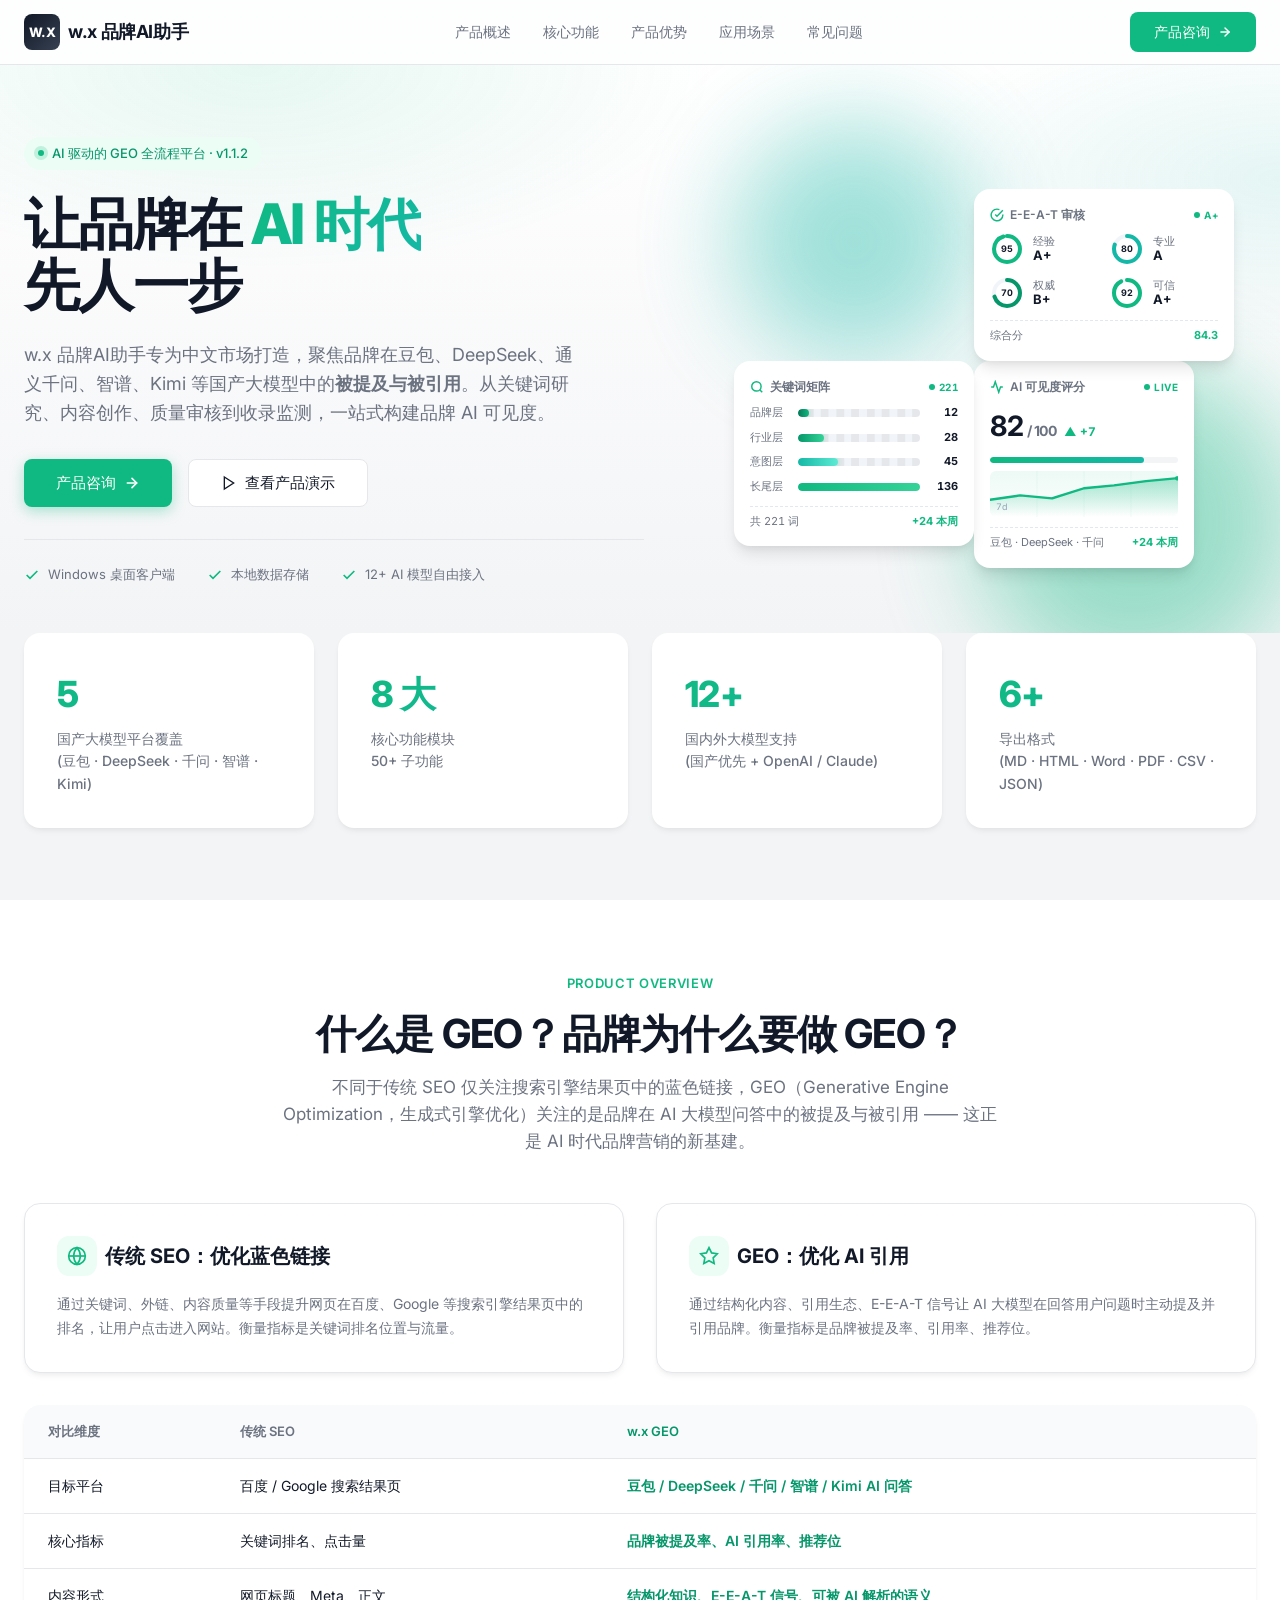
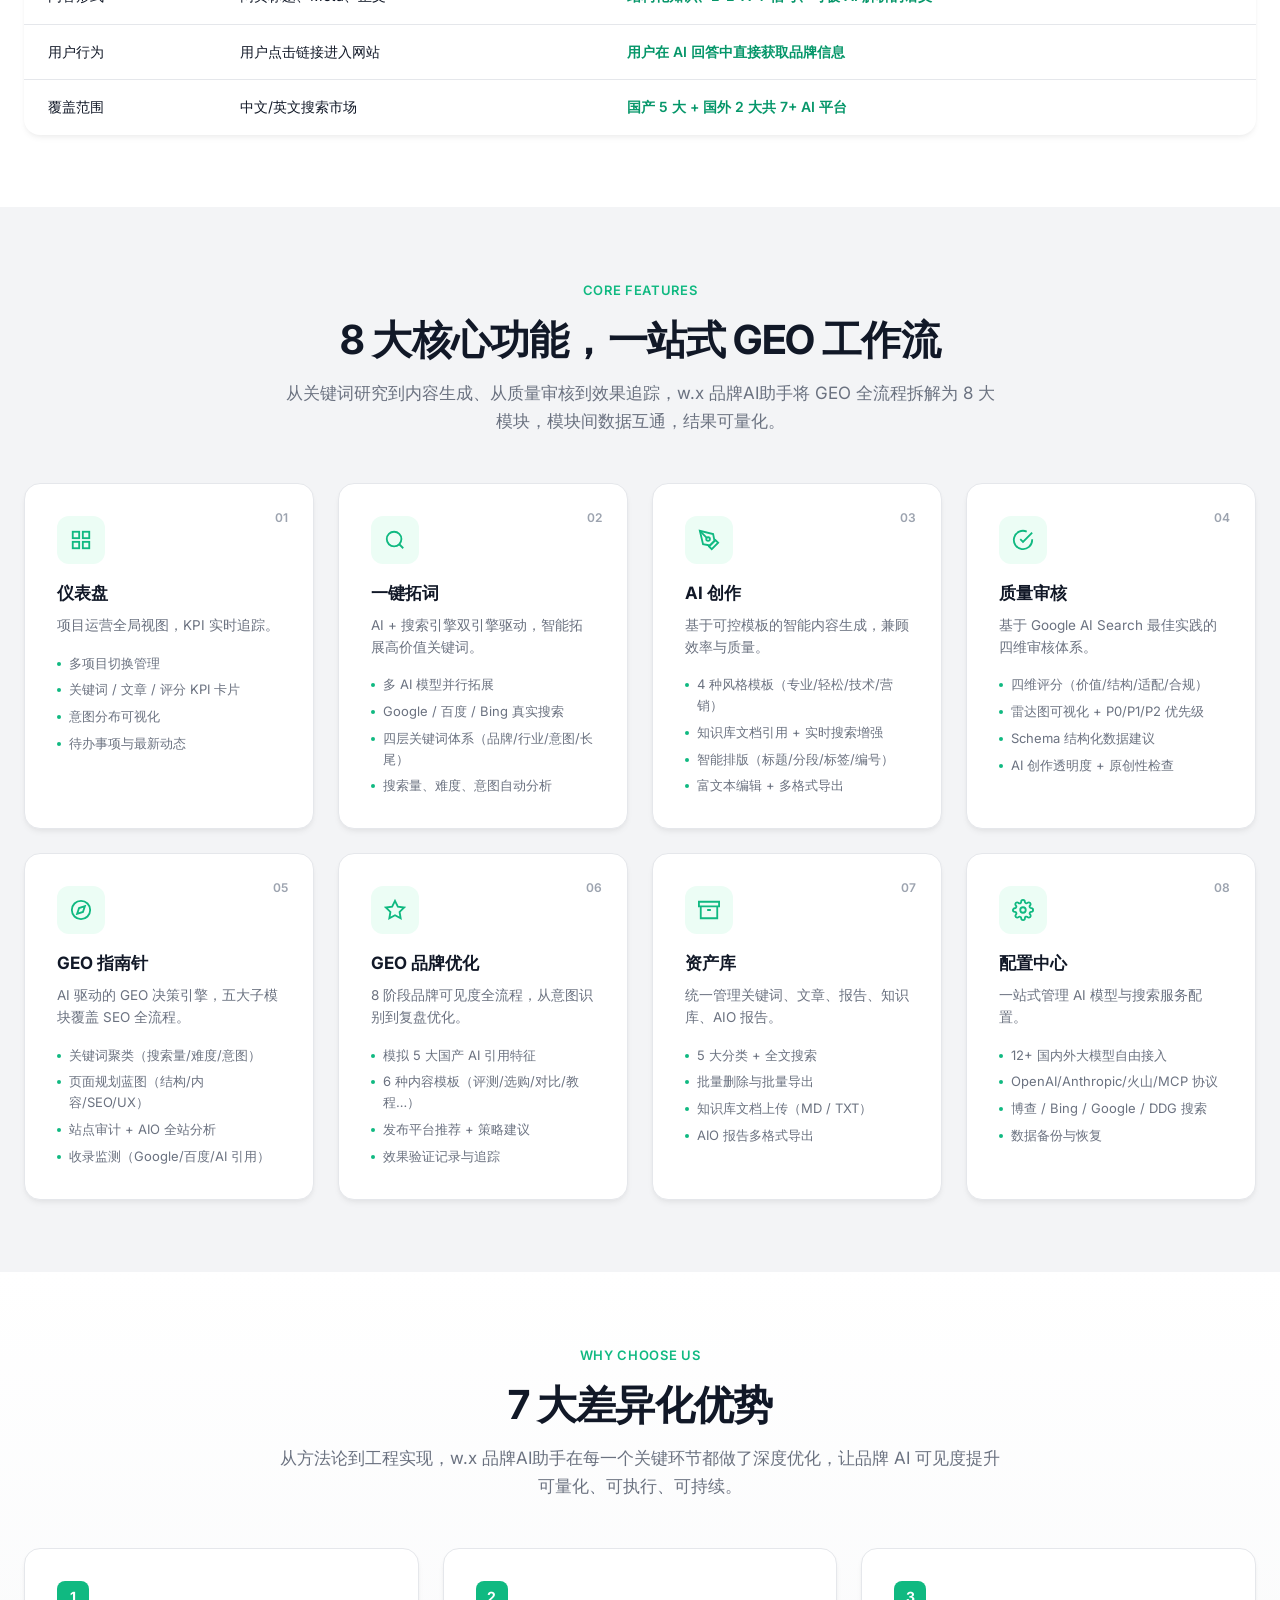
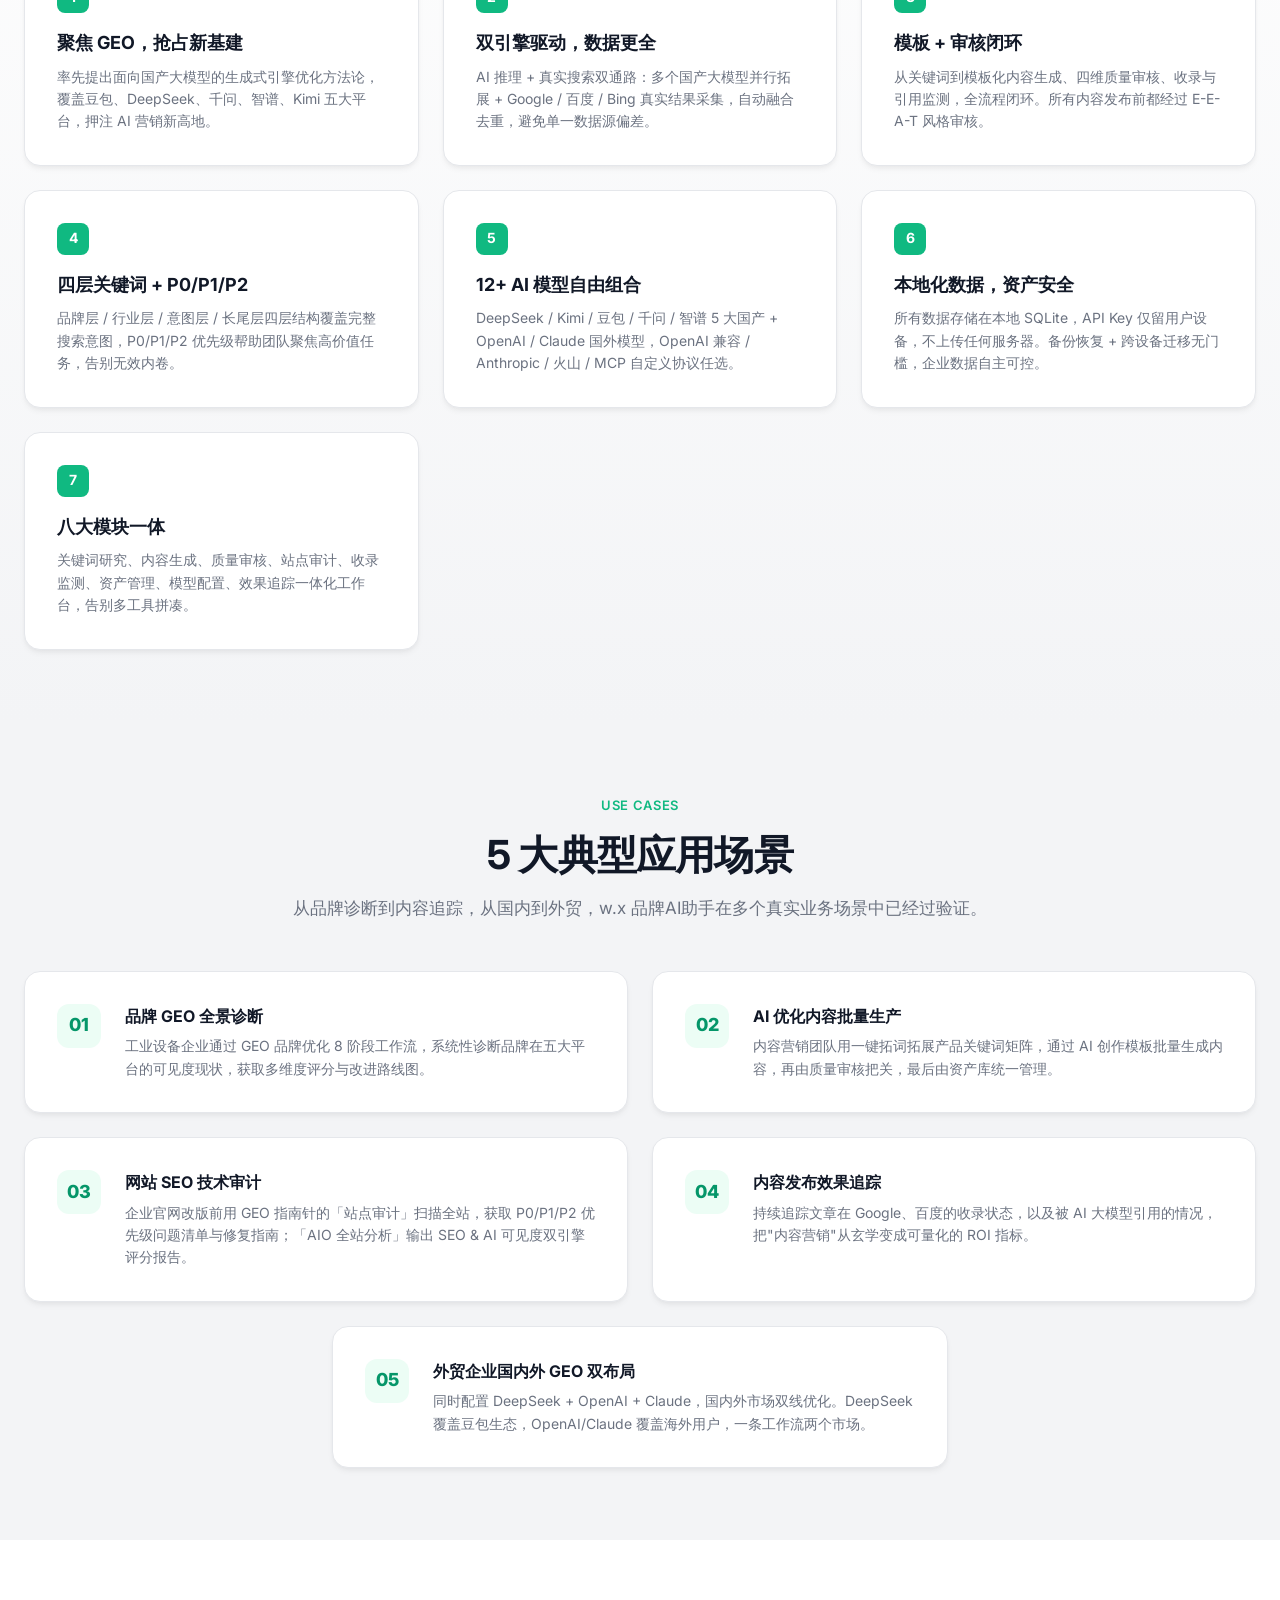
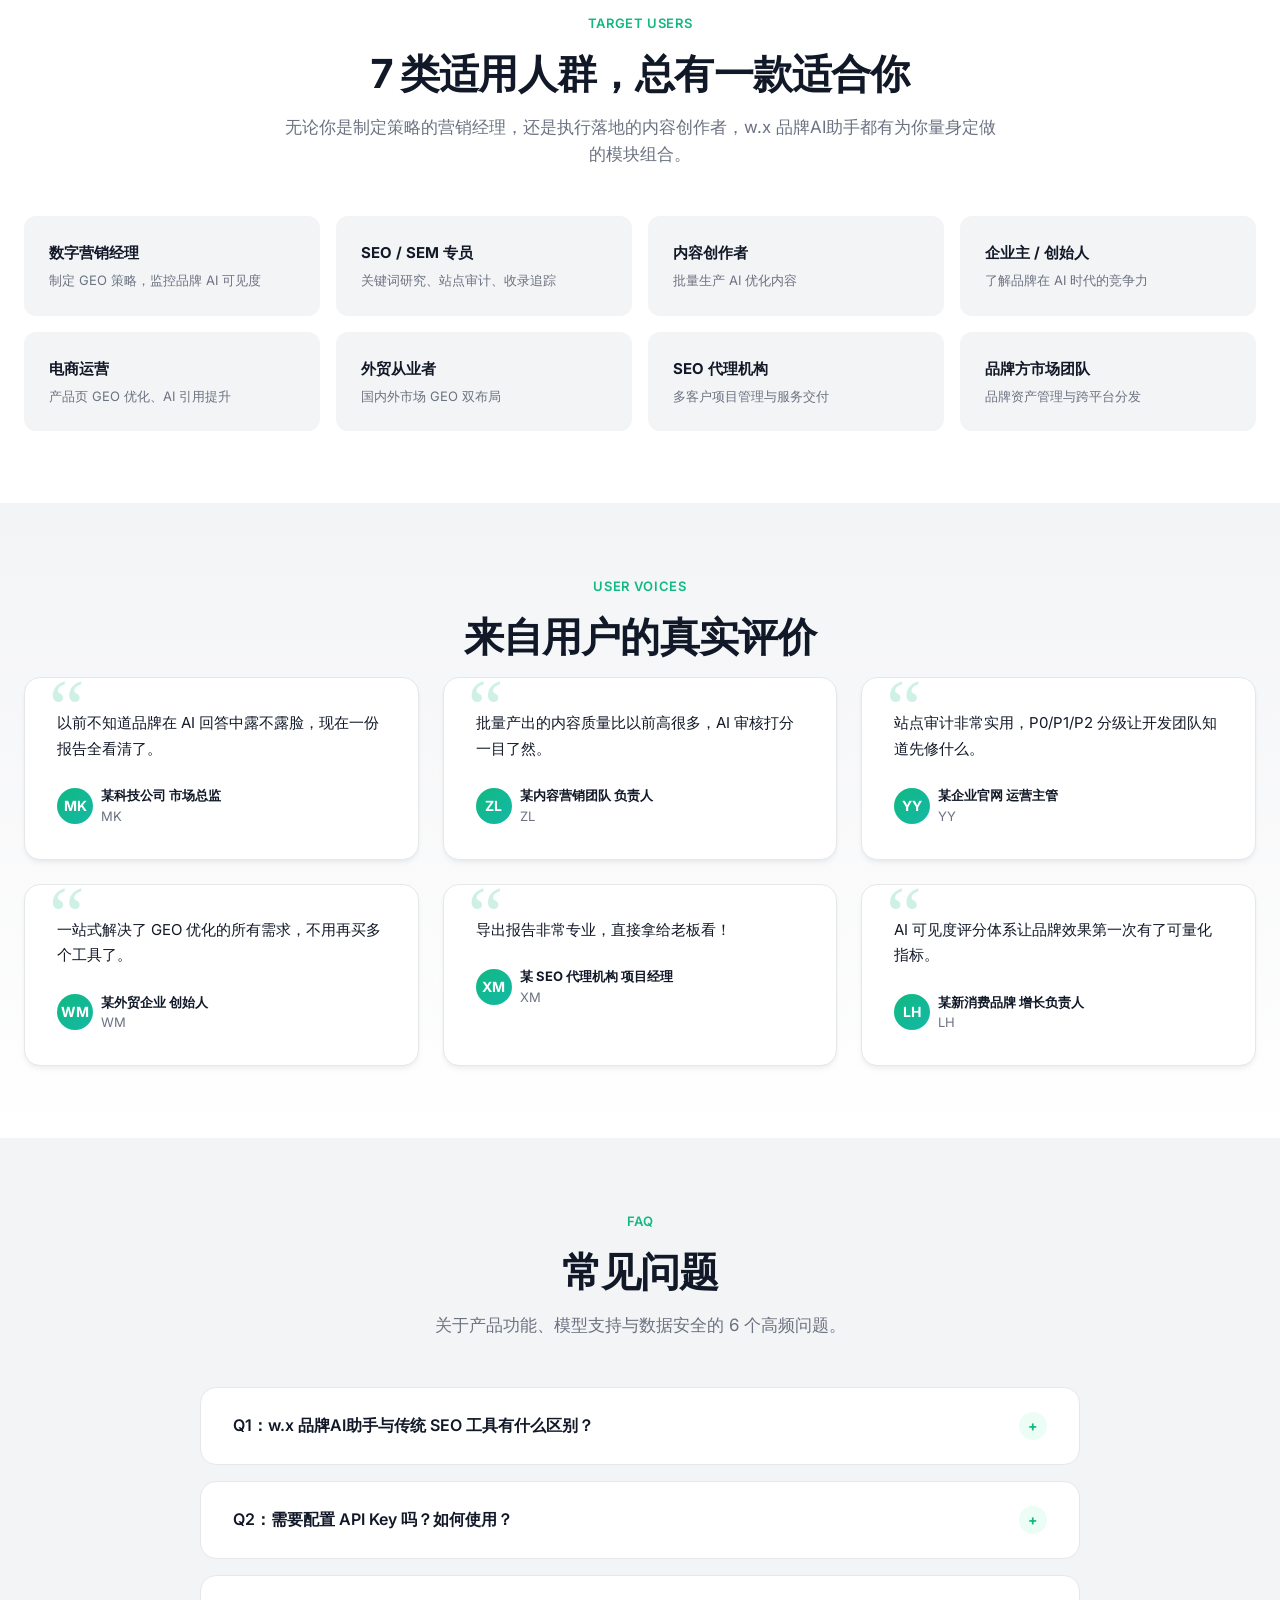
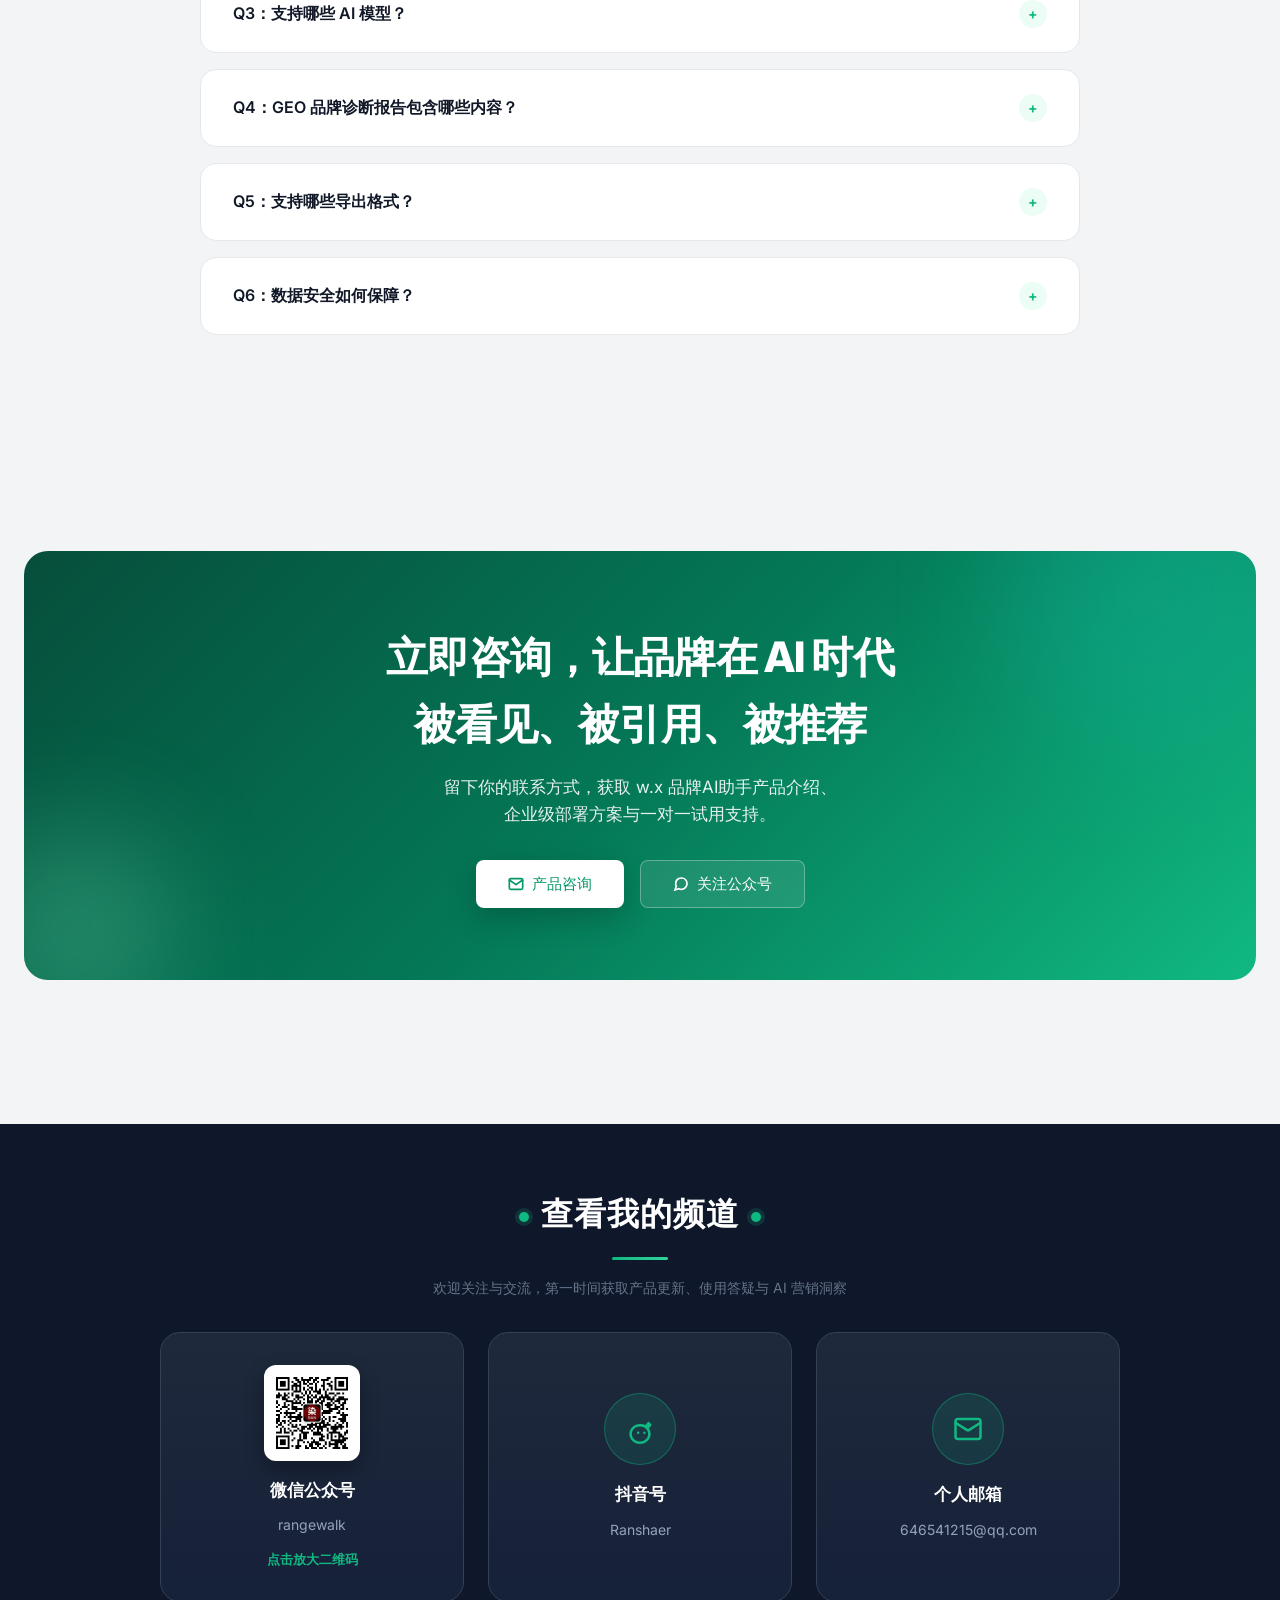
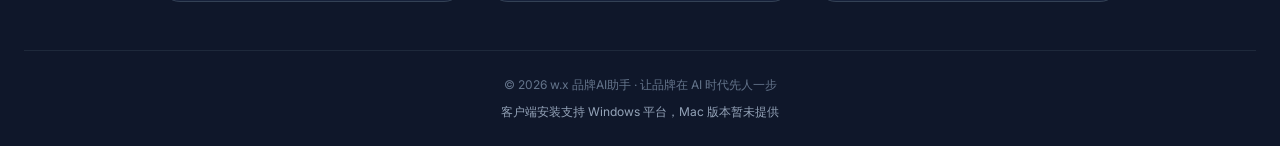
<file: index.html>
<!DOCTYPE html>
<html lang="zh-CN">
<head>
  <meta charset="UTF-8" />
  <meta name="viewport" content="width=device-width, initial-scale=1.0" />
  <title>w.x 品牌AI助手 — 让品牌在 AI 时代先人一步</title>
  <meta name="description" content="w.x 品牌AI助手是一款 AI 驱动的 GEO（生成式引擎优化）全流程平台，聚焦品牌在豆包、DeepSeek、通义千问、智谱、Kimi 等国产大模型中的被提及与被引用。" />
  <link rel="preconnect" href="https://fonts.googleapis.com">
  <link rel="preconnect" href="https://fonts.gstatic.com" crossorigin>
  <link href="https://fonts.googleapis.com/css2?family=Inter:wght@400;500;600;700;800&display=swap" rel="stylesheet">
  <style>
    /* ================== Design Tokens ================== */
    :root {
      --color-primary: #10B981;
      --color-primary-hover: #059669;
      --color-primary-light: #ECFDF5;
      --color-chart-orange: #F59E0B;
      --color-chart-teal: #14B8A6;
      --color-chart-purple: #8B5CF6;
      --color-chart-red: #EF4444;
      --color-success: #10B981;
      --color-info: #3B82F6;
      --color-bg-page: #F3F4F6;
      --color-bg-card: #FFFFFF;
      --color-text-main: #111827;
      --color-text-secondary: #6B7280;
      --color-text-disabled: #9CA3AF;
      --color-border: #E5E7EB;
      --color-border-hover: #D1D5DB;
      --shadow-sm: 0 1px 2px 0 rgba(0, 0, 0, 0.05);
      --shadow-card: 0 4px 6px -1px rgba(0, 0, 0, 0.05), 0 2px 4px -1px rgba(0, 0, 0, 0.03);
      --shadow-hover: 0 10px 15px -3px rgba(0, 0, 0, 0.1), 0 4px 6px -2px rgba(0, 0, 0, 0.05);
      --shadow-focus: 0 0 0 3px rgba(16, 185, 129, 0.2);
      --radius-xs: 4px;
      --radius-sm: 8px;
      --radius-md: 12px;
      --radius-lg: 16px;
      --radius-xl: 20px;
      --radius-2xl: 24px;
      --radius-full: 9999px;
      --font-family: 'Inter', system-ui, -apple-system, BlinkMacSystemFont, 'Segoe UI', 'PingFang SC', 'Microsoft YaHei', sans-serif;
      --space-xs: 4px;
      --space-sm: 8px;
      --space-md: 16px;
      --space-lg: 24px;
      --space-xl: 32px;
      --space-2xl: 48px;
      --space-3xl: 72px;
      --container: 1280px;
    }

    /* ================== Reset ================== */
    *, *::before, *::after { box-sizing: border-box; margin: 0; padding: 0; }
    html { scroll-behavior: smooth; }
    body {
      font-family: var(--font-family);
      font-size: 14px;
      line-height: 1.6;
      color: var(--color-text-main);
      background: var(--color-bg-page);
      -webkit-font-smoothing: antialiased;
      -moz-osx-font-smoothing: grayscale;
    }
    img, svg { max-width: 100%; display: block; }
    a { color: inherit; text-decoration: none; }
    button { font-family: inherit; cursor: pointer; border: none; background: none; }

    /* ================== Container ================== */
    .container {
      max-width: var(--container);
      margin: 0 auto;
      padding: 0 var(--space-lg);
    }
    @media (max-width: 768px) {
      .container { padding: 0 var(--space-md); }
    }

    /* ================== Navigation ================== */
    .nav {
      position: sticky;
      top: 0;
      z-index: 100;
      background: rgba(255, 255, 255, 0.85);
      backdrop-filter: saturate(180%) blur(20px);
      -webkit-backdrop-filter: saturate(180%) blur(20px);
      border-bottom: 1px solid var(--color-border);
    }
    .nav-inner {
      display: flex;
      align-items: center;
      justify-content: space-between;
      height: 64px;
    }
    .logo {
      display: flex;
      align-items: center;
      gap: var(--space-sm);
      font-weight: 700;
      font-size: 18px;
      letter-spacing: -0.02em;
    }
    .logo-mark {
      width: 36px;
      height: 36px;
      border-radius: var(--radius-sm);
      background: linear-gradient(135deg, #111827 0%, #374151 100%);
      display: grid;
      place-items: center;
      color: #fff;
      font-size: 13px;
      font-weight: 800;
      letter-spacing: -0.03em;
    }
    .nav-links {
      display: flex;
      gap: var(--space-xl);
      list-style: none;
    }
    .nav-links a {
      font-size: 14px;
      font-weight: 500;
      color: var(--color-text-secondary);
      transition: color 0.15s ease;
    }
    .nav-links a:hover { color: var(--color-primary); }
    .nav-cta {
      display: inline-flex;
      align-items: center;
      gap: var(--space-sm);
      padding: 0 var(--space-lg);
      height: 40px;
      background: var(--color-primary);
      color: #fff;
      border-radius: var(--radius-sm);
      font-weight: 500;
      font-size: 14px;
      transition: all 0.15s ease;
    }
    .nav-cta:hover { background: var(--color-primary-hover); transform: translateY(-1px); box-shadow: var(--shadow-hover); }
    .menu-toggle { display: none; }
    @media (max-width: 900px) {
      .nav-links { display: none; }
      .menu-toggle {
        display: grid;
        place-items: center;
        width: 40px; height: 40px;
        border-radius: var(--radius-sm);
        color: var(--color-text-main);
      }
    }

    /* ================== Hero ================== */
    .hero {
      position: relative;
      padding: var(--space-3xl) 0 var(--space-2xl);
      overflow: hidden;
    }
    .hero::before {
      content: "";
      position: absolute;
      inset: 0;
      background:
        radial-gradient(60% 60% at 20% 0%, rgba(16, 185, 129, 0.10) 0%, transparent 60%),
        radial-gradient(50% 50% at 100% 20%, rgba(20, 184, 166, 0.10) 0%, transparent 60%),
        linear-gradient(180deg, #FFFFFF 0%, #F3F4F6 100%);
      z-index: -1;
    }
    .hero-grid {
      display: grid;
      grid-template-columns: 1.1fr 1fr;
      gap: var(--space-2xl);
      align-items: center;
    }
    .badge {
      display: inline-flex;
      align-items: center;
      gap: var(--space-sm);
      padding: 6px 14px;
      background: var(--color-primary-light);
      color: var(--color-primary-hover);
      border-radius: var(--radius-full);
      font-size: 13px;
      font-weight: 500;
      margin-bottom: var(--space-lg);
    }
    .badge-dot {
      width: 6px; height: 6px;
      border-radius: 50%;
      background: var(--color-primary);
      box-shadow: 0 0 0 4px rgba(16, 185, 129, 0.2);
    }
    .hero h1 {
      font-size: clamp(32px, 5vw, 56px);
      line-height: 1.1;
      font-weight: 800;
      letter-spacing: -0.03em;
      margin-bottom: var(--space-lg);
    }
    .hero h1 .accent {
      background: linear-gradient(135deg, #10B981 0%, #14B8A6 100%);
      -webkit-background-clip: text;
      background-clip: text;
      color: transparent;
    }
    .hero-sub {
      font-size: 18px;
      line-height: 1.6;
      color: var(--color-text-secondary);
      margin-bottom: var(--space-xl);
      max-width: 560px;
    }
    .hero-actions {
      display: flex;
      gap: var(--space-md);
      flex-wrap: wrap;
      margin-bottom: var(--space-xl);
    }
    .btn-primary, .btn-secondary {
      display: inline-flex;
      align-items: center;
      gap: var(--space-sm);
      padding: 0 var(--space-xl);
      height: 48px;
      border-radius: var(--radius-sm);
      font-weight: 500;
      font-size: 15px;
      transition: all 0.15s ease;
    }
    .btn-primary {
      background: var(--color-primary);
      color: #fff;
      box-shadow: 0 4px 14px rgba(16, 185, 129, 0.35);
    }
    .btn-primary:hover {
      background: var(--color-primary-hover);
      transform: translateY(-1px);
      box-shadow: 0 8px 20px rgba(16, 185, 129, 0.4);
    }
    .btn-secondary {
      background: #fff;
      color: var(--color-text-main);
      border: 1px solid var(--color-border);
    }
    .btn-secondary:hover {
      background: #F9FAFB;
      border-color: var(--color-border-hover);
    }
    .hero-trust {
      display: flex;
      gap: var(--space-xl);
      flex-wrap: wrap;
      padding-top: var(--space-lg);
      border-top: 1px solid var(--color-border);
    }
    .trust-item {
      display: flex;
      align-items: center;
      gap: var(--space-sm);
      font-size: 13px;
      color: var(--color-text-secondary);
    }
    .trust-item svg { color: var(--color-primary); }

    /* Hero Visual */
    .hero-visual {
      position: relative;
      aspect-ratio: 1 / 1;
      max-width: 520px;
      margin: 0 auto;
    }
    .visual-orb {
      position: absolute;
      border-radius: 50%;
      filter: blur(50px);
      opacity: 0.4;
    }
    .orb-1 { width: 320px; height: 320px; background: var(--color-primary); top: 0; left: 10%; }
    .orb-2 { width: 240px; height: 240px; background: var(--color-chart-teal); bottom: 0; right: 0; }
    .visual-card {
      position: absolute;
      background: #fff;
      border-radius: var(--radius-lg);
      box-shadow: var(--shadow-hover);
      padding: var(--space-md);
      display: flex;
      flex-direction: column;
      gap: var(--space-sm);
    }
    .vc-1 {
      top: 6%; left: 0;
      width: 220px;
      animation: float 6s ease-in-out infinite;
    }
    .vc-2 {
      top: 38%; right: 0;
      width: 240px;
      animation: float 6s ease-in-out infinite 1.5s;
    }
    .vc-3 {
      bottom: 4%; left: 8%;
      width: 260px;
      animation: float 6s ease-in-out infinite 3s;
    }
    @keyframes float {
      0%, 100% { transform: translateY(0); }
      50% { transform: translateY(-12px); }
    }
    .vc-title {
      font-size: 12px;
      font-weight: 600;
      color: var(--color-text-secondary);
      display: flex;
      align-items: center;
      gap: 6px;
    }
    .vc-score {
      font-size: 28px;
      font-weight: 700;
      letter-spacing: -0.02em;
      color: var(--color-text-main);
    }
    .vc-score .unit { font-size: 14px; color: var(--color-text-secondary); margin-left: 4px; }
    .vc-bar {
      width: 100%;
      height: 6px;
      background: #F3F4F6;
      border-radius: var(--radius-full);
      overflow: hidden;
    }
    .vc-bar > div {
      height: 100%;
      background: linear-gradient(90deg, #10B981, #14B8A6);
      border-radius: var(--radius-full);
    }
    .vc-tags { display: flex; flex-wrap: wrap; gap: 6px; }
    .vc-tag {
      font-size: 11px;
      padding: 3px 8px;
      background: var(--color-primary-light);
      color: var(--color-primary-hover);
      border-radius: var(--radius-full);
      font-weight: 500;
    }
    .vc-row {
      display: flex;
      justify-content: space-between;
      align-items: center;
      font-size: 12px;
    }
    .vc-row .label { color: var(--color-text-secondary); }
    .vc-row .value { font-weight: 600; color: var(--color-text-main); }

    /* ===== Hero Visual: Dashboard-style cards ===== */
    .vc-head {
      display: flex;
      align-items: center;
      justify-content: space-between;
      gap: 8px;
      font-size: 12px;
      font-weight: 600;
      color: var(--color-text-secondary);
    }
    .vc-head-left { display: flex; align-items: center; gap: 6px; min-width: 0; }
    .vc-live {
      display: inline-flex;
      align-items: center;
      gap: 4px;
      font-size: 10px;
      font-weight: 700;
      color: #10B981;
      letter-spacing: 0.5px;
      font-variant-numeric: tabular-nums;
    }
    .vc-live::before {
      content: '';
      width: 6px; height: 6px; border-radius: 50%;
      background: #10B981;
      box-shadow: 0 0 0 0 rgba(16, 185, 129, 0.6);
      animation: vc-pulse 1.6s ease-out infinite;
    }
    @keyframes vc-pulse {
      0%   { box-shadow: 0 0 0 0   rgba(16, 185, 129, 0.55); }
      70%  { box-shadow: 0 0 0 7px rgba(16, 185, 129, 0); }
      100% { box-shadow: 0 0 0 0   rgba(16, 185, 129, 0); }
    }
    .vc-foot {
      display: flex;
      justify-content: space-between;
      align-items: center;
      font-size: 11px;
      color: var(--color-text-secondary);
      padding-top: 6px;
      border-top: 1px dashed #E2E8F0;
      margin-top: 2px;
      font-variant-numeric: tabular-nums;
    }
    .vc-foot .pri { color: #10B981; font-weight: 700; }
    .vc-foot .warn { color: #F59E0B; font-weight: 700; }

    /* Sparkline */
    .vc-spark {
      position: relative;
      height: 46px;
      background:
        linear-gradient(180deg, rgba(16, 185, 129, 0.08), rgba(16, 185, 129, 0));
      border-radius: 6px;
      overflow: hidden;
    }
    .vc-spark-grid {
      position: absolute; inset: 0;
      background-image:
        linear-gradient(to right, transparent calc(25% - 1px), rgba(16,185,129,.06) 25%, transparent calc(25% + 1px)),
        linear-gradient(to right, transparent calc(50% - 1px), rgba(16,185,129,.06) 50%, transparent calc(50% + 1px)),
        linear-gradient(to right, transparent calc(75% - 1px), rgba(16,185,129,.06) 75%, transparent calc(75% + 1px));
    }
    .vc-spark svg { position: relative; display: block; width: 100%; height: 100%; overflow: visible; }
    .vc-spark-axis {
      position: absolute; left: 6px; bottom: 3px;
      font-size: 9px; color: #94A3B8;
      font-variant-numeric: tabular-nums;
    }
    .vc-score-row {
      display: flex;
      align-items: baseline;
      gap: 8px;
    }
    .vc-delta {
      font-size: 12px;
      font-weight: 700;
      color: #10B981;
      font-variant-numeric: tabular-nums;
    }

    /* Bar rows */
    .vc-bars { display: flex; flex-direction: column; gap: 7px; }
    .vc-bar-row {
      display: grid;
      grid-template-columns: 40px 1fr 30px;
      align-items: center;
      gap: 8px;
      font-size: 11px;
      font-variant-numeric: tabular-nums;
    }
    .vc-bar-label { color: var(--color-text-secondary); }
    .vc-bar-track {
      position: relative;
      height: 8px;
      background: linear-gradient(90deg, #F1F5F9 0%, #F1F5F9 25%, #E5E7EB 25%, #E5E7EB 50%, #F1F5F9 50%, #F1F5F9 75%, #E5E7EB 75%);
      background-size: 25% 100%;
      border-radius: 4px;
      overflow: hidden;
    }
    .vc-bar-fill {
      position: absolute;
      top: 0; bottom: 0; left: 0;
      background: linear-gradient(90deg, #10B981, #34D399);
      border-radius: 4px;
      animation: vc-grow 1.1s cubic-bezier(.2,.7,.3,1) both;
      box-shadow: 0 0 6px rgba(16, 185, 129, .35);
    }
    .vc-bar-fill.tone-2 { background: linear-gradient(90deg, #14B8A6, #5EEAD4); }
    .vc-bar-fill.tone-3 { background: linear-gradient(90deg, #059669, #34D399); }
    .vc-bar-fill.tone-4 { background: linear-gradient(90deg, #047857, #10B981); }
    .vc-bar-num {
      text-align: right;
      font-weight: 700;
      color: var(--color-text-main);
    }

    @keyframes vc-grow { from { width: 0 !important; } }

    /* E-E-A-T ring grid */
    .vc-rings {
      display: grid;
      grid-template-columns: 1fr 1fr;
      gap: 10px 12px;
    }
    .vc-ring-row {
      display: flex;
      align-items: center;
      gap: 9px;
      min-width: 0;
    }
    .vc-ring {
      position: relative;
      width: 34px; height: 34px;
      flex-shrink: 0;
    }
    .vc-ring svg { transform: rotate(-90deg); width: 100%; height: 100%; }
    .vc-ring-bg { fill: none; stroke: #F1F5F9; stroke-width: 4; }
    .vc-ring-fg { fill: none; stroke: #10B981; stroke-width: 4; stroke-linecap: round; }
    .vc-ring-fg.tone-2 { stroke: #14B8A6; }
    .vc-ring-fg.tone-3 { stroke: #059669; }
    .vc-ring-fg.tone-4 { stroke: #10B981; }
    .vc-ring-center {
      position: absolute; inset: 0;
      display: flex; align-items: center; justify-content: center;
      font-size: 9px; font-weight: 700;
      color: var(--color-text-main);
      font-variant-numeric: tabular-nums;
    }
    .vc-ring-info { display: flex; flex-direction: column; line-height: 1.2; min-width: 0; }
    .vc-ring-name { font-size: 11px; color: var(--color-text-secondary); }
    .vc-ring-grade { font-size: 13px; font-weight: 700; color: var(--color-text-main); font-variant-numeric: tabular-nums; }
    @media (max-width: 900px) {
      .hero-grid { grid-template-columns: 1fr; }
      .hero-visual { display: none; }
    }

    /* ================== Section Common ================== */
    section { padding: var(--space-3xl) 0; }
    .section-eyebrow {
      display: inline-block;
      font-size: 13px;
      font-weight: 600;
      color: var(--color-primary);
      letter-spacing: 0.05em;
      text-transform: uppercase;
      margin-bottom: var(--space-md);
    }
    .section-title {
      font-size: clamp(28px, 4vw, 40px);
      line-height: 1.2;
      font-weight: 700;
      letter-spacing: -0.02em;
      margin-bottom: var(--space-md);
    }
    .section-sub {
      font-size: 17px;
      color: var(--color-text-secondary);
      max-width: 720px;
      margin: 0 auto var(--space-2xl);
      line-height: 1.6;
    }
    .section-head { text-align: center; }

    /* ================== Stats ================== */
    .stats {
      display: grid;
      grid-template-columns: repeat(4, 1fr);
      gap: var(--space-lg);
    }
    .stat-card {
      background: #fff;
      border-radius: var(--radius-lg);
      padding: var(--space-xl);
      box-shadow: var(--shadow-card);
      transition: all 0.2s ease;
      border: 1px solid transparent;
    }
    .stat-card:hover {
      transform: translateY(-4px);
      box-shadow: var(--shadow-hover);
      border-color: var(--color-primary-light);
    }
    .stat-num {
      font-size: 36px;
      font-weight: 800;
      letter-spacing: -0.02em;
      background: linear-gradient(135deg, #10B981 0%, #14B8A6 100%);
      -webkit-background-clip: text;
      background-clip: text;
      color: transparent;
      margin-bottom: var(--space-xs);
    }
    .stat-label {
      font-size: 14px;
      color: var(--color-text-secondary);
      font-weight: 500;
    }
    @media (max-width: 900px) {
      .stats { grid-template-columns: repeat(2, 1fr); }
    }
    @media (max-width: 480px) {
      .stats { grid-template-columns: 1fr; }
    }

    /* ================== Overview ================== */
    .overview {
      background: #fff;
    }
    .overview-grid {
      display: grid;
      grid-template-columns: 1fr 1fr;
      gap: var(--space-xl);
      margin-top: var(--space-2xl);
    }
    .overview-card {
      background: #fff;
      padding: var(--space-xl);
      border-radius: var(--radius-lg);
      border: 1px solid var(--color-border);
      box-shadow: var(--shadow-card);
    }
    .overview-card h3 {
      font-size: 20px;
      font-weight: 700;
      margin-bottom: var(--space-md);
      display: flex;
      align-items: center;
      gap: var(--space-sm);
    }
    .overview-card p { color: var(--color-text-secondary); line-height: 1.7; }
    .overview-card .icon-wrap {
      width: 40px; height: 40px;
      border-radius: var(--radius-md);
      display: grid; place-items: center;
      background: var(--color-primary-light);
      color: var(--color-primary);
    }
    .compare-table {
      width: 100%;
      border-collapse: separate;
      border-spacing: 0;
      margin-top: var(--space-xl);
      background: #fff;
      border-radius: var(--radius-lg);
      overflow: hidden;
      box-shadow: var(--shadow-card);
    }
    .compare-table th, .compare-table td {
      padding: var(--space-md) var(--space-lg);
      text-align: left;
      border-bottom: 1px solid var(--color-border);
    }
    .compare-table th {
      background: #F9FAFB;
      font-weight: 600;
      font-size: 13px;
      color: var(--color-text-secondary);
    }
    .compare-table tr:last-child td { border-bottom: none; }
    .compare-table .highlight { color: var(--color-primary-hover); font-weight: 600; }
    @media (max-width: 768px) {
      .overview-grid { grid-template-columns: 1fr; }
      .compare-table { font-size: 13px; }
      .compare-table th, .compare-table td { padding: var(--space-sm) var(--space-md); }
    }

    /* ================== Features ================== */
    .features-grid {
      display: grid;
      grid-template-columns: repeat(4, 1fr);
      gap: var(--space-lg);
    }
    .feature-card {
      background: #fff;
      border-radius: var(--radius-lg);
      padding: var(--space-xl);
      box-shadow: var(--shadow-card);
      border: 1px solid var(--color-border);
      transition: all 0.2s ease;
      position: relative;
      overflow: hidden;
    }
    .feature-card::before {
      content: "";
      position: absolute;
      top: 0; left: 0;
      width: 100%;
      height: 3px;
      background: linear-gradient(90deg, #10B981, #14B8A6);
      transform: scaleX(0);
      transform-origin: left;
      transition: transform 0.3s ease;
    }
    .feature-card:hover {
      transform: translateY(-4px);
      box-shadow: var(--shadow-hover);
      border-color: var(--color-primary-light);
    }
    .feature-card:hover::before { transform: scaleX(1); }
    .feature-icon {
      width: 48px; height: 48px;
      border-radius: var(--radius-md);
      display: grid; place-items: center;
      background: var(--color-primary-light);
      color: var(--color-primary);
      margin-bottom: var(--space-md);
    }
    .feature-num {
      position: absolute;
      top: var(--space-lg);
      right: var(--space-lg);
      font-size: 12px;
      font-weight: 600;
      color: var(--color-text-disabled);
      letter-spacing: 0.05em;
    }
    .feature-card h3 {
      font-size: 17px;
      font-weight: 700;
      margin-bottom: var(--space-sm);
    }
    .feature-card p {
      color: var(--color-text-secondary);
      line-height: 1.6;
      font-size: 13.5px;
      margin-bottom: var(--space-md);
    }
    .feature-list {
      list-style: none;
      display: flex;
      flex-direction: column;
      gap: 6px;
    }
    .feature-list li {
      display: flex;
      gap: 8px;
      font-size: 13px;
      color: var(--color-text-secondary);
    }
    .feature-list li::before {
      content: "";
      flex-shrink: 0;
      width: 4px; height: 4px;
      border-radius: 50%;
      background: var(--color-primary);
      margin-top: 9px;
    }
    @media (max-width: 1100px) {
      .features-grid { grid-template-columns: repeat(2, 1fr); }
    }
    @media (max-width: 560px) {
      .features-grid { grid-template-columns: 1fr; }
    }

    /* ================== Advantages ================== */
    .advantages {
      background: linear-gradient(180deg, #fff 0%, var(--color-bg-page) 100%);
    }
    .adv-grid {
      display: grid;
      grid-template-columns: repeat(3, 1fr);
      gap: var(--space-lg);
    }
    .adv-card {
      background: #fff;
      border-radius: var(--radius-lg);
      padding: var(--space-xl);
      box-shadow: var(--shadow-card);
      transition: all 0.2s ease;
      border: 1px solid var(--color-border);
    }
    .adv-card:hover {
      transform: translateY(-4px);
      box-shadow: var(--shadow-hover);
    }
    .adv-num {
      display: inline-grid;
      place-items: center;
      width: 32px; height: 32px;
      border-radius: var(--radius-sm);
      background: var(--color-primary);
      color: #fff;
      font-size: 14px;
      font-weight: 700;
      margin-bottom: var(--space-md);
    }
    .adv-card h3 {
      font-size: 18px;
      font-weight: 700;
      margin-bottom: var(--space-sm);
    }
    .adv-card p {
      color: var(--color-text-secondary);
      line-height: 1.6;
      font-size: 14px;
    }
    @media (max-width: 900px) {
      .adv-grid { grid-template-columns: repeat(2, 1fr); }
    }
    @media (max-width: 560px) {
      .adv-grid { grid-template-columns: 1fr; }
    }

    /* ================== Scenarios ================== */
    .scenario-grid {
      display: grid;
      grid-template-columns: repeat(2, 1fr);
      gap: var(--space-lg);
    }
    .scenario-card {
      background: #fff;
      border-radius: var(--radius-lg);
      padding: var(--space-xl);
      box-shadow: var(--shadow-card);
      border: 1px solid var(--color-border);
      display: flex;
      gap: var(--space-lg);
      align-items: flex-start;
    }
    .scenario-num {
      flex-shrink: 0;
      width: 44px; height: 44px;
      border-radius: var(--radius-md);
      display: grid; place-items: center;
      background: var(--color-primary-light);
      color: var(--color-primary-hover);
      font-size: 18px;
      font-weight: 800;
    }
    .scenario-card h3 {
      font-size: 16px;
      font-weight: 700;
      margin-bottom: 6px;
    }
    .scenario-card p {
      color: var(--color-text-secondary);
      line-height: 1.6;
      font-size: 14px;
    }
    @media (max-width: 768px) {
      .scenario-grid { grid-template-columns: 1fr; }
    }

    /* ================== Audience ================== */
    .audience {
      background: #fff;
    }
    .audience-grid {
      display: grid;
      grid-template-columns: repeat(4, 1fr);
      gap: var(--space-md);
    }
    .audience-card {
      background: var(--color-bg-page);
      border-radius: var(--radius-md);
      padding: var(--space-lg);
      transition: all 0.2s ease;
      border: 1px solid transparent;
    }
    .audience-card:hover {
      background: var(--color-primary-light);
      border-color: var(--color-primary);
      transform: translateY(-2px);
    }
    .audience-role {
      font-size: 15px;
      font-weight: 700;
      margin-bottom: 6px;
    }
    .audience-desc {
      font-size: 13px;
      color: var(--color-text-secondary);
      line-height: 1.5;
    }
    @media (max-width: 900px) {
      .audience-grid { grid-template-columns: repeat(2, 1fr); }
    }
    @media (max-width: 480px) {
      .audience-grid { grid-template-columns: 1fr; }
    }

    /* ================== FAQ ================== */
    .faq-list {
      max-width: 880px;
      margin: 0 auto;
      display: flex;
      flex-direction: column;
      gap: var(--space-md);
    }
    .faq-item {
      background: #fff;
      border-radius: var(--radius-lg);
      border: 1px solid var(--color-border);
      overflow: hidden;
      transition: all 0.2s ease;
    }
    .faq-item:hover { border-color: var(--color-primary-light); }
    .faq-q {
      display: flex;
      justify-content: space-between;
      align-items: center;
      padding: var(--space-lg) var(--space-xl);
      cursor: pointer;
      user-select: none;
      font-weight: 600;
      font-size: 16px;
    }
    .faq-toggle {
      flex-shrink: 0;
      width: 28px; height: 28px;
      border-radius: 50%;
      background: var(--color-primary-light);
      color: var(--color-primary);
      display: grid;
      place-items: center;
      transition: transform 0.2s ease;
      font-size: 14px;
      font-weight: 700;
    }
    .faq-item.open .faq-toggle { transform: rotate(45deg); }
    .faq-a {
      max-height: 0;
      overflow: hidden;
      transition: max-height 0.3s ease;
      color: var(--color-text-secondary);
      line-height: 1.7;
    }
    .faq-a-inner {
      padding: 0 var(--space-xl) var(--space-lg);
    }
    .faq-item.open .faq-a {
      max-height: 600px;
    }

    /* ================== Testimonials ================== */
    .testimonials {
      background: linear-gradient(180deg, var(--color-bg-page) 0%, #fff 100%);
    }
    .test-grid {
      display: grid;
      grid-template-columns: repeat(3, 1fr);
      gap: var(--space-lg);
    }
    .test-card {
      background: #fff;
      border-radius: var(--radius-lg);
      padding: var(--space-xl);
      box-shadow: var(--shadow-card);
      border: 1px solid var(--color-border);
      position: relative;
    }
    .test-card::before {
      content: "\201C";
      position: absolute;
      top: -10px; left: var(--space-lg);
      font-size: 80px;
      line-height: 1;
      color: var(--color-primary);
      opacity: 0.2;
      font-family: Georgia, serif;
    }
    .test-text {
      font-size: 15px;
      line-height: 1.7;
      color: var(--color-text-main);
      margin-bottom: var(--space-lg);
    }
    .test-author {
      display: flex;
      align-items: center;
      gap: var(--space-sm);
      font-size: 13px;
      color: var(--color-text-secondary);
    }
    .test-avatar {
      width: 36px; height: 36px;
      border-radius: 50%;
      background: linear-gradient(135deg, #10B981, #14B8A6);
      color: #fff;
      display: grid; place-items: center;
      font-weight: 700;
      font-size: 14px;
    }
    .test-author strong { color: var(--color-text-main); display: block; }
    @media (max-width: 900px) {
      .test-grid { grid-template-columns: 1fr; }
    }

    /* ================== CTA ================== */
    .cta {
      background: linear-gradient(135deg, #064E3B 0%, #047857 50%, #10B981 100%);
      border-radius: var(--radius-2xl);
      padding: var(--space-3xl) var(--space-xl);
      text-align: center;
      color: #fff;
      position: relative;
      overflow: hidden;
      margin: var(--space-3xl) 0;
    }
    .cta::before, .cta::after {
      content: "";
      position: absolute;
      border-radius: 50%;
      filter: blur(60px);
      opacity: 0.3;
    }
    .cta::before { width: 300px; height: 300px; background: #14B8A6; top: -100px; right: -50px; }
    .cta::after { width: 200px; height: 200px; background: #6EE7B7; bottom: -50px; left: -50px; }
    .cta-inner { position: relative; z-index: 1; }
    .cta h2 {
      font-size: clamp(28px, 4vw, 42px);
      font-weight: 800;
      letter-spacing: -0.02em;
      margin-bottom: var(--space-md);
    }
    .cta p {
      font-size: 17px;
      opacity: 0.9;
      max-width: 640px;
      margin: 0 auto var(--space-xl);
      line-height: 1.6;
    }
    .cta-actions {
      display: flex;
      gap: var(--space-md);
      justify-content: center;
      flex-wrap: wrap;
    }
    .cta .btn-primary {
      background: #fff;
      color: var(--color-primary-hover);
      box-shadow: 0 10px 30px rgba(0, 0, 0, 0.2);
    }
    .cta .btn-primary:hover { background: #F0FDF4; }
    .cta .btn-secondary {
      background: rgba(255, 255, 255, 0.1);
      color: #fff;
      border-color: rgba(255, 255, 255, 0.3);
      backdrop-filter: blur(10px);
    }
    .cta .btn-secondary:hover { background: rgba(255, 255, 255, 0.2); }

    /* ================== Footer ================== */
    .footer {
      background: #0F172A;
      color: #94A3B8;
      padding: var(--space-2xl) 0 var(--space-lg);
    }
    /* 页脚主区：仅保留“查看我的频道”，居中突出 */
    .footer-main {
      display: flex;
      flex-direction: column;
      align-items: center;
      text-align: center;
      padding: var(--space-md) 0 var(--space-2xl);
    }
    .channel-head { display: flex; flex-direction: column; align-items: center; }
    .channel-head h4 {
      color: #fff;
      font-size: clamp(24px, 3.4vw, 32px);
      font-weight: 700;
      letter-spacing: 1px;
      margin: 0;
    }
    .channel-head h4 .dot {
      display: inline-block;
      width: 10px;
      height: 10px;
      border-radius: 50%;
      background: var(--color-primary);
      margin: 0 12px;
      box-shadow: 0 0 0 4px rgba(16, 185, 129, 0.18);
      vertical-align: middle;
    }
    .head-line {
      width: 56px;
      height: 3px;
      border-radius: 2px;
      background: linear-gradient(90deg, var(--color-primary), #34D399);
      margin: 18px auto 16px;
    }
    .channel-head p {
      margin: 0;
      color: #64748B;
      font-size: 14px;
      line-height: 1.7;
      max-width: 480px;
    }

    /* Footer: Channel cards */
    .channel-cards {
      display: grid;
      grid-template-columns: repeat(3, minmax(0, 1fr));
      gap: var(--space-lg);
      width: 100%;
      max-width: 960px;
      margin-top: var(--space-xl);
    }
    .channel-card {
      display: flex;
      flex-direction: column;
      align-items: center;
      justify-content: center;
      gap: 10px;
      text-align: center;
      background: linear-gradient(180deg, #1E293B 0%, #16213A 100%);
      border: 1px solid #334155;
      border-radius: var(--radius-xl);
      padding: var(--space-xl) var(--space-lg);
      min-height: 216px;
      transition: all 0.25s ease;
    }
    .channel-card:hover {
      border-color: var(--color-primary);
      background: linear-gradient(180deg, #1F2C45 0%, #193043 100%);
      box-shadow: 0 16px 40px -14px rgba(16, 185, 129, 0.45);
      transform: translateY(-4px);
    }
    /* 二维码缩略图 */
    .channel-qr {
      flex-shrink: 0;
      width: 96px;
      height: 96px;
      border-radius: var(--radius-md);
      overflow: hidden;
      cursor: zoom-in;
      background: #fff;
      padding: 6px;
      box-shadow: 0 8px 20px rgba(0, 0, 0, 0.32);
      transition: transform 0.2s ease;
    }
    .channel-qr:hover { transform: scale(1.06); }
    .channel-qr img { width: 100%; height: 100%; object-fit: contain; display: block; }
    /* 无二维码频道的圆形图标 */
    .channel-icon {
      flex-shrink: 0;
      width: 72px;
      height: 72px;
      border-radius: var(--radius-full);
      display: flex;
      align-items: center;
      justify-content: center;
      background: rgba(16, 185, 129, 0.14);
      border: 1px solid rgba(16, 185, 129, 0.4);
      color: var(--color-primary);
      transition: all 0.25s ease;
    }
    .channel-card:hover .channel-icon {
      background: var(--color-primary);
      color: #0F172A;
      transform: scale(1.06);
    }
    .channel-icon svg { width: 30px; height: 30px; }
    .channel-name {
      font-size: 17px;
      font-weight: 700;
      color: #fff;
      display: flex;
      align-items: center;
      gap: 6px;
      margin-top: 6px;
    }
    .channel-value {
      font-size: 14px;
      color: #94A3B8;
      word-break: break-all;
      text-decoration: none;
      transition: color 0.15s;
    }
    .channel-value:hover { color: #fff; }
    .channel-link {
      font-size: 13px;
      font-weight: 600;
      color: var(--color-primary);
      cursor: pointer;
      margin-top: 2px;
    }
    .channel-link:hover { text-decoration: underline; }

    /* Footer bottom */
    .footer-bottom {
      padding-top: var(--space-lg);
      border-top: 1px solid #1E293B;
      display: flex;
      flex-direction: column;
      align-items: center;
      gap: 6px;
      text-align: center;
      font-size: 12px;
      line-height: 1.7;
    }
    .footer-bottom .copy { color: #64748B; }
    @media (max-width: 900px) {
      .channel-cards { grid-template-columns: 1fr; max-width: 420px; }
    }
    @media (max-width: 560px) {
      .channel-cards { max-width: 100%; }
      .channel-card { min-height: 0; padding: var(--space-lg) var(--space-md); }
    }

    /* ================== QR Modal ================== */
    .qr-modal {
      position: fixed;
      inset: 0;
      z-index: 1000;
      display: none;
      align-items: center;
      justify-content: center;
      padding: var(--space-md);
      background: rgba(2, 6, 23, 0.85);
      backdrop-filter: blur(8px);
      -webkit-backdrop-filter: blur(8px);
      opacity: 0;
      transition: opacity 0.2s ease;
    }
    .qr-modal.show {
      display: flex;
      opacity: 1;
    }
    .qr-modal-card {
      position: relative;
      background: #fff;
      border-radius: var(--radius-lg);
      padding: var(--space-xl);
      max-width: 360px;
      width: 100%;
      box-shadow: 0 30px 60px rgba(0, 0, 0, 0.5);
      transform: scale(0.92);
      transition: transform 0.2s ease;
      text-align: center;
    }
    .qr-modal.show .qr-modal-card { transform: scale(1); }
    .qr-modal-close {
      position: absolute;
      top: 12px;
      right: 12px;
      width: 32px;
      height: 32px;
      border-radius: 50%;
      background: #F3F4F6;
      color: var(--color-text-main);
      display: grid;
      place-items: center;
      font-size: 18px;
      font-weight: 700;
      cursor: pointer;
      transition: all 0.15s ease;
    }
    .qr-modal-close:hover { background: #E5E7EB; }
    .qr-modal-img {
      width: 240px;
      height: 240px;
      margin: 0 auto var(--space-md);
      border-radius: var(--radius-md);
      overflow: hidden;
      border: 1px solid var(--color-border);
    }
    .qr-modal-img img { width: 100%; height: 100%; object-fit: contain; }
    .qr-modal-title {
      font-size: 18px;
      font-weight: 700;
      color: var(--color-text-main);
      margin-bottom: 4px;
    }
    .qr-modal-sub {
      font-size: 13px;
      color: var(--color-text-secondary);
      line-height: 1.5;
    }
    .qr-modal-sub strong { color: var(--color-primary-hover); }

    /* ================== Reveal Animations ================== */
    .reveal {
      opacity: 0;
      transform: translateY(20px);
      transition: opacity 0.6s ease, transform 0.6s ease;
    }
    .reveal.visible {
      opacity: 1;
      transform: translateY(0);
    }
  </style>
</head>
<body>
  <!-- ============ NAV ============ -->
  <nav class="nav">
    <div class="container nav-inner">
      <a href="#" class="logo">
        <div class="logo-mark">W.X</div>
        <span>w.x 品牌AI助手</span>
      </a>
      <ul class="nav-links">
        <li><a href="#overview">产品概述</a></li>
        <li><a href="#features">核心功能</a></li>
        <li><a href="#advantages">产品优势</a></li>
        <li><a href="#scenarios">应用场景</a></li>
        <li><a href="#faq">常见问题</a></li>
      </ul>
      <a href="#cta" class="nav-cta">
        产品咨询
        <svg width="14" height="14" viewBox="0 0 24 24" fill="none" stroke="currentColor" stroke-width="2.5" stroke-linecap="round" stroke-linejoin="round"><line x1="5" y1="12" x2="19" y2="12"/><polyline points="12 5 19 12 12 19"/></svg>
      </a>
      <button class="menu-toggle" aria-label="菜单">
        <svg width="22" height="22" viewBox="0 0 24 24" fill="none" stroke="currentColor" stroke-width="2" stroke-linecap="round"><line x1="3" y1="6" x2="21" y2="6"/><line x1="3" y1="12" x2="21" y2="12"/><line x1="3" y1="18" x2="21" y2="18"/></svg>
      </button>
    </div>
  </nav>

  <!-- ============ HERO ============ -->
  <header class="hero">
    <div class="container">
      <div class="hero-grid">
        <div class="hero-content">
          <div class="badge">
            <span class="badge-dot"></span>
            AI 驱动的 GEO 全流程平台 · v1.1.2
          </div>
          <h1>
            让品牌在 <span class="accent">AI 时代</span><br/>
            先人一步
          </h1>
          <p class="hero-sub">
            w.x 品牌AI助手专为中文市场打造，聚焦品牌在豆包、DeepSeek、通义千问、智谱、Kimi 等国产大模型中的<strong>被提及与被引用</strong>。从关键词研究、内容创作、质量审核到收录监测，一站式构建品牌 AI 可见度。
          </p>
          <div class="hero-actions">
            <a href="#cta" class="btn-primary">
              产品咨询
              <svg width="16" height="16" viewBox="0 0 24 24" fill="none" stroke="currentColor" stroke-width="2.5" stroke-linecap="round" stroke-linejoin="round"><line x1="5" y1="12" x2="19" y2="12"/><polyline points="12 5 19 12 12 19"/></svg>
            </a>
            <a href="#features" class="btn-secondary">
              <svg width="16" height="16" viewBox="0 0 24 24" fill="none" stroke="currentColor" stroke-width="2" stroke-linecap="round"><polygon points="5 3 19 12 5 21 5 3"/></svg>
              查看产品演示
            </a>
          </div>
          <div class="hero-trust">
            <div class="trust-item">
              <svg width="16" height="16" viewBox="0 0 24 24" fill="none" stroke="currentColor" stroke-width="2.5"><polyline points="20 6 9 17 4 12"/></svg>
              Windows 桌面客户端
            </div>
            <div class="trust-item">
              <svg width="16" height="16" viewBox="0 0 24 24" fill="none" stroke="currentColor" stroke-width="2.5"><polyline points="20 6 9 17 4 12"/></svg>
              本地数据存储
            </div>
            <div class="trust-item">
              <svg width="16" height="16" viewBox="0 0 24 24" fill="none" stroke="currentColor" stroke-width="2.5"><polyline points="20 6 9 17 4 12"/></svg>
              12+ AI 模型自由接入
            </div>
          </div>
        </div>

        <div class="hero-visual" aria-hidden="true">
          <div class="visual-orb orb-1"></div>
          <div class="visual-orb orb-2"></div>

          <div class="visual-card vc-1">
            <div class="vc-head">
              <div class="vc-head-left">
                <svg width="14" height="14" viewBox="0 0 24 24" fill="none" stroke="#10B981" stroke-width="2.5"><polyline points="22 12 18 12 15 21 9 3 6 12 2 12"/></svg>
                AI 可见度评分
              </div>
              <span class="vc-live">LIVE</span>
            </div>
            <div class="vc-score-row">
              <span class="vc-score">82<span class="unit">/ 100</span></span>
              <span class="vc-delta">▲ +7</span>
            </div>
            <div class="vc-bar"><div style="width: 82%"></div></div>
            <div class="vc-spark" aria-hidden="true">
              <div class="vc-spark-grid"></div>
              <svg viewBox="0 0 100 32" preserveAspectRatio="none">
                <defs>
                  <linearGradient id="sparkFill" x1="0" x2="0" y1="0" y2="1">
                    <stop offset="0%" stop-color="#10B981" stop-opacity=".35"/>
                    <stop offset="100%" stop-color="#10B981" stop-opacity="0"/>
                  </linearGradient>
                </defs>
                <polygon fill="url(#sparkFill)" stroke="none"
                  points="0,20 16,17 33,19 50,12 66,10 83,7 100,5 100,32 0,32"/>
                <polyline fill="none" stroke="#10B981" stroke-width="1.6"
                  stroke-linecap="round" stroke-linejoin="round"
                  points="0,20 16,17 33,19 50,12 66,10 83,7 100,5"/>
                <circle cx="100" cy="5" r="1.6" fill="#10B981"/>
              </svg>
              <span class="vc-spark-axis">7d</span>
            </div>
            <div class="vc-foot">
              <span>豆包 · DeepSeek · 千问</span>
              <span class="pri">+24 本周</span>
            </div>
          </div>

          <div class="visual-card vc-2">
            <div class="vc-head">
              <div class="vc-head-left">
                <svg width="14" height="14" viewBox="0 0 24 24" fill="none" stroke="#10B981" stroke-width="2.5"><circle cx="11" cy="11" r="8"/><line x1="21" y1="21" x2="16.65" y2="16.65"/></svg>
                关键词矩阵
              </div>
              <span class="vc-live">221</span>
            </div>
            <div class="vc-bars">
              <div class="vc-bar-row">
                <span class="vc-bar-label">品牌层</span>
                <div class="vc-bar-track"><div class="vc-bar-fill tone-4" style="width: 9%"></div></div>
                <span class="vc-bar-num">12</span>
              </div>
              <div class="vc-bar-row">
                <span class="vc-bar-label">行业层</span>
                <div class="vc-bar-track"><div class="vc-bar-fill tone-3" style="width: 21%"></div></div>
                <span class="vc-bar-num">28</span>
              </div>
              <div class="vc-bar-row">
                <span class="vc-bar-label">意图层</span>
                <div class="vc-bar-track"><div class="vc-bar-fill tone-2" style="width: 33%"></div></div>
                <span class="vc-bar-num">45</span>
              </div>
              <div class="vc-bar-row">
                <span class="vc-bar-label">长尾层</span>
                <div class="vc-bar-track"><div class="vc-bar-fill" style="width: 100%"></div></div>
                <span class="vc-bar-num">136</span>
              </div>
            </div>
            <div class="vc-foot">
              <span>共 221 词</span>
              <span class="pri">+24 本周</span>
            </div>
          </div>

          <div class="visual-card vc-3">
            <div class="vc-head">
              <div class="vc-head-left">
                <svg width="14" height="14" viewBox="0 0 24 24" fill="none" stroke="#10B981" stroke-width="2.5"><path d="M22 11.08V12a10 10 0 1 1-5.93-9.14"/><polyline points="22 4 12 14.01 9 11.01"/></svg>
                E-E-A-T 审核
              </div>
              <span class="vc-live">A+</span>
            </div>
            <div class="vc-rings">
              <div class="vc-ring-row">
                <div class="vc-ring">
                  <svg viewBox="0 0 34 34">
                    <circle cx="17" cy="17" r="13" class="vc-ring-bg"/>
                    <circle cx="17" cy="17" r="13" class="vc-ring-fg"
                      stroke-dasharray="77.6 81.7" stroke-dashoffset="0"/>
                  </svg>
                  <div class="vc-ring-center">95</div>
                </div>
                <div class="vc-ring-info">
                  <span class="vc-ring-name">经验</span>
                  <span class="vc-ring-grade">A+</span>
                </div>
              </div>
              <div class="vc-ring-row">
                <div class="vc-ring">
                  <svg viewBox="0 0 34 34">
                    <circle cx="17" cy="17" r="13" class="vc-ring-bg"/>
                    <circle cx="17" cy="17" r="13" class="vc-ring-fg tone-2"
                      stroke-dasharray="65.4 81.7" stroke-dashoffset="0"/>
                  </svg>
                  <div class="vc-ring-center">80</div>
                </div>
                <div class="vc-ring-info">
                  <span class="vc-ring-name">专业</span>
                  <span class="vc-ring-grade">A</span>
                </div>
              </div>
              <div class="vc-ring-row">
                <div class="vc-ring">
                  <svg viewBox="0 0 34 34">
                    <circle cx="17" cy="17" r="13" class="vc-ring-bg"/>
                    <circle cx="17" cy="17" r="13" class="vc-ring-fg tone-3"
                      stroke-dasharray="57.2 81.7" stroke-dashoffset="0"/>
                  </svg>
                  <div class="vc-ring-center">70</div>
                </div>
                <div class="vc-ring-info">
                  <span class="vc-ring-name">权威</span>
                  <span class="vc-ring-grade">B+</span>
                </div>
              </div>
              <div class="vc-ring-row">
                <div class="vc-ring">
                  <svg viewBox="0 0 34 34">
                    <circle cx="17" cy="17" r="13" class="vc-ring-bg"/>
                    <circle cx="17" cy="17" r="13" class="vc-ring-fg tone-4"
                      stroke-dasharray="75.2 81.7" stroke-dashoffset="0"/>
                  </svg>
                  <div class="vc-ring-center">92</div>
                </div>
                <div class="vc-ring-info">
                  <span class="vc-ring-name">可信</span>
                  <span class="vc-ring-grade">A+</span>
                </div>
              </div>
            </div>
            <div class="vc-foot">
              <span>综合分</span>
              <span class="pri">84.3</span>
            </div>
          </div>
        </div>
      </div>
    </div>
  </header>

  <!-- ============ STATS ============ -->
  <section class="stats-section" style="padding-top: 0;">
    <div class="container">
      <div class="stats">
        <div class="stat-card reveal">
          <div class="stat-num">5</div>
          <div class="stat-label">国产大模型平台覆盖<br/>(豆包 · DeepSeek · 千问 · 智谱 · Kimi)</div>
        </div>
        <div class="stat-card reveal">
          <div class="stat-num">8 大</div>
          <div class="stat-label">核心功能模块<br/>50+ 子功能</div>
        </div>
        <div class="stat-card reveal">
          <div class="stat-num">12+</div>
          <div class="stat-label">国内外大模型支持<br/>(国产优先 + OpenAI / Claude)</div>
        </div>
        <div class="stat-card reveal">
          <div class="stat-num">6+</div>
          <div class="stat-label">导出格式<br/>(MD · HTML · Word · PDF · CSV · JSON)</div>
        </div>
      </div>
    </div>
  </section>

  <!-- ============ OVERVIEW ============ -->
  <section id="overview" class="overview">
    <div class="container">
      <div class="section-head">
        <span class="section-eyebrow">Product Overview</span>
        <h2 class="section-title">什么是 GEO？品牌为什么要做 GEO？</h2>
        <p class="section-sub">
          不同于传统 SEO 仅关注搜索引擎结果页中的蓝色链接，GEO（Generative Engine Optimization，生成式引擎优化）关注的是品牌在 AI 大模型问答中的被提及与被引用 —— 这正是 AI 时代品牌营销的新基建。
        </p>
      </div>

      <div class="overview-grid">
        <div class="overview-card">
          <h3>
            <span class="icon-wrap">
              <svg width="20" height="20" viewBox="0 0 24 24" fill="none" stroke="currentColor" stroke-width="2"><circle cx="12" cy="12" r="10"/><line x1="2" y1="12" x2="22" y2="12"/><path d="M12 2a15.3 15.3 0 0 1 4 10 15.3 15.3 0 0 1-4 10 15.3 15.3 0 0 1-4-10 15.3 15.3 0 0 1 4-10z"/></svg>
            </span>
            传统 SEO：优化蓝色链接
          </h3>
          <p>通过关键词、外链、内容质量等手段提升网页在百度、Google 等搜索引擎结果页中的排名，让用户点击进入网站。衡量指标是关键词排名位置与流量。</p>
        </div>
        <div class="overview-card">
          <h3>
            <span class="icon-wrap">
              <svg width="20" height="20" viewBox="0 0 24 24" fill="none" stroke="currentColor" stroke-width="2"><polygon points="12 2 15.09 8.26 22 9.27 17 14.14 18.18 21.02 12 17.77 5.82 21.02 7 14.14 2 9.27 8.91 8.26 12 2"/></svg>
            </span>
            GEO：优化 AI 引用
          </h3>
          <p>通过结构化内容、引用生态、E-E-A-T 信号让 AI 大模型在回答用户问题时主动提及并引用品牌。衡量指标是品牌被提及率、引用率、推荐位。</p>
        </div>
      </div>

      <table class="compare-table">
        <thead>
          <tr><th>对比维度</th><th>传统 SEO</th><th class="highlight">w.x GEO</th></tr>
        </thead>
        <tbody>
          <tr><td>目标平台</td><td>百度 / Google 搜索结果页</td><td class="highlight">豆包 / DeepSeek / 千问 / 智谱 / Kimi AI 问答</td></tr>
          <tr><td>核心指标</td><td>关键词排名、点击量</td><td class="highlight">品牌被提及率、AI 引用率、推荐位</td></tr>
          <tr><td>内容形式</td><td>网页标题、Meta、正文</td><td class="highlight">结构化知识、E-E-A-T 信号、可被 AI 解析的语义</td></tr>
          <tr><td>用户行为</td><td>用户点击链接进入网站</td><td class="highlight">用户在 AI 回答中直接获取品牌信息</td></tr>
          <tr><td>覆盖范围</td><td>中文/英文搜索市场</td><td class="highlight">国产 5 大 + 国外 2 大共 7+ AI 平台</td></tr>
        </tbody>
      </table>
    </div>
  </section>

  <!-- ============ FEATURES ============ -->
  <section id="features" style="background: var(--color-bg-page);">
    <div class="container">
      <div class="section-head">
        <span class="section-eyebrow">Core Features</span>
        <h2 class="section-title">8 大核心功能，一站式 GEO 工作流</h2>
        <p class="section-sub">
          从关键词研究到内容生成、从质量审核到效果追踪，w.x 品牌AI助手将 GEO 全流程拆解为 8 大模块，模块间数据互通，结果可量化。
        </p>
      </div>

      <div class="features-grid">
        <!-- 1. 仪表盘 -->
        <div class="feature-card reveal">
          <span class="feature-num">01</span>
          <div class="feature-icon">
            <svg width="22" height="22" viewBox="0 0 24 24" fill="none" stroke="currentColor" stroke-width="2"><rect x="3" y="3" width="7" height="7"/><rect x="14" y="3" width="7" height="7"/><rect x="14" y="14" width="7" height="7"/><rect x="3" y="14" width="7" height="7"/></svg>
          </div>
          <h3>仪表盘</h3>
          <p>项目运营全局视图，KPI 实时追踪。</p>
          <ul class="feature-list">
            <li>多项目切换管理</li>
            <li>关键词 / 文章 / 评分 KPI 卡片</li>
            <li>意图分布可视化</li>
            <li>待办事项与最新动态</li>
          </ul>
        </div>

        <!-- 2. 一键拓词 -->
        <div class="feature-card reveal">
          <span class="feature-num">02</span>
          <div class="feature-icon">
            <svg width="22" height="22" viewBox="0 0 24 24" fill="none" stroke="currentColor" stroke-width="2"><circle cx="11" cy="11" r="8"/><line x1="21" y1="21" x2="16.65" y2="16.65"/></svg>
          </div>
          <h3>一键拓词</h3>
          <p>AI + 搜索引擎双引擎驱动，智能拓展高价值关键词。</p>
          <ul class="feature-list">
            <li>多 AI 模型并行拓展</li>
            <li>Google / 百度 / Bing 真实搜索</li>
            <li>四层关键词体系（品牌/行业/意图/长尾）</li>
            <li>搜索量、难度、意图自动分析</li>
          </ul>
        </div>

        <!-- 3. AI 创作 -->
        <div class="feature-card reveal">
          <span class="feature-num">03</span>
          <div class="feature-icon">
            <svg width="22" height="22" viewBox="0 0 24 24" fill="none" stroke="currentColor" stroke-width="2"><path d="M12 19l7-7 3 3-7 7-3-3z"/><path d="M18 13l-1.5-7.5L2 2l3.5 14.5L13 18l5-5z"/><path d="M2 2l7.586 7.586"/><circle cx="11" cy="11" r="2"/></svg>
          </div>
          <h3>AI 创作</h3>
          <p>基于可控模板的智能内容生成，兼顾效率与质量。</p>
          <ul class="feature-list">
            <li>4 种风格模板（专业/轻松/技术/营销）</li>
            <li>知识库文档引用 + 实时搜索增强</li>
            <li>智能排版（标题/分段/标签/编号）</li>
            <li>富文本编辑 + 多格式导出</li>
          </ul>
        </div>

        <!-- 4. 质量审核 -->
        <div class="feature-card reveal">
          <span class="feature-num">04</span>
          <div class="feature-icon">
            <svg width="22" height="22" viewBox="0 0 24 24" fill="none" stroke="currentColor" stroke-width="2"><path d="M22 11.08V12a10 10 0 1 1-5.93-9.14"/><polyline points="22 4 12 14.01 9 11.01"/></svg>
          </div>
          <h3>质量审核</h3>
          <p>基于 Google AI Search 最佳实践的四维审核体系。</p>
          <ul class="feature-list">
            <li>四维评分（价值/结构/适配/合规）</li>
            <li>雷达图可视化 + P0/P1/P2 优先级</li>
            <li>Schema 结构化数据建议</li>
            <li>AI 创作透明度 + 原创性检查</li>
          </ul>
        </div>

        <!-- 5. GEO 指南针 -->
        <div class="feature-card reveal">
          <span class="feature-num">05</span>
          <div class="feature-icon">
            <svg width="22" height="22" viewBox="0 0 24 24" fill="none" stroke="currentColor" stroke-width="2"><circle cx="12" cy="12" r="10"/><polygon points="16.24 7.76 14.12 14.12 7.76 16.24 9.88 9.88 16.24 7.76"/></svg>
          </div>
          <h3>GEO 指南针</h3>
          <p>AI 驱动的 GEO 决策引擎，五大子模块覆盖 SEO 全流程。</p>
          <ul class="feature-list">
            <li>关键词聚类（搜索量/难度/意图）</li>
            <li>页面规划蓝图（结构/内容/SEO/UX）</li>
            <li>站点审计 + AIO 全站分析</li>
            <li>收录监测（Google/百度/AI 引用）</li>
          </ul>
        </div>

        <!-- 6. GEO 品牌优化 -->
        <div class="feature-card reveal">
          <span class="feature-num">06</span>
          <div class="feature-icon">
            <svg width="22" height="22" viewBox="0 0 24 24" fill="none" stroke="currentColor" stroke-width="2"><polygon points="12 2 15.09 8.26 22 9.27 17 14.14 18.18 21.02 12 17.77 5.82 21.02 7 14.14 2 9.27 8.91 8.26 12 2"/></svg>
          </div>
          <h3>GEO 品牌优化</h3>
          <p>8 阶段品牌可见度全流程，从意图识别到复盘优化。</p>
          <ul class="feature-list">
            <li>模拟 5 大国产 AI 引用特征</li>
            <li>6 种内容模板（评测/选购/对比/教程…）</li>
            <li>发布平台推荐 + 策略建议</li>
            <li>效果验证记录与追踪</li>
          </ul>
        </div>

        <!-- 7. 资产库 -->
        <div class="feature-card reveal">
          <span class="feature-num">07</span>
          <div class="feature-icon">
            <svg width="22" height="22" viewBox="0 0 24 24" fill="none" stroke="currentColor" stroke-width="2"><path d="M21 8v13H3V8"/><path d="M1 3h22v5H1z"/><line x1="10" y1="12" x2="14" y2="12"/></svg>
          </div>
          <h3>资产库</h3>
          <p>统一管理关键词、文章、报告、知识库、AIO 报告。</p>
          <ul class="feature-list">
            <li>5 大分类 + 全文搜索</li>
            <li>批量删除与批量导出</li>
            <li>知识库文档上传（MD / TXT）</li>
            <li>AIO 报告多格式导出</li>
          </ul>
        </div>

        <!-- 8. 配置中心 -->
        <div class="feature-card reveal">
          <span class="feature-num">08</span>
          <div class="feature-icon">
            <svg width="22" height="22" viewBox="0 0 24 24" fill="none" stroke="currentColor" stroke-width="2"><circle cx="12" cy="12" r="3"/><path d="M19.4 15a1.65 1.65 0 0 0 .33 1.82l.06.06a2 2 0 0 1 0 2.83 2 2 0 0 1-2.83 0l-.06-.06a1.65 1.65 0 0 0-1.82-.33 1.65 1.65 0 0 0-1 1.51V21a2 2 0 0 1-2 2 2 2 0 0 1-2-2v-.09A1.65 1.65 0 0 0 9 19.4a1.65 1.65 0 0 0-1.82.33l-.06.06a2 2 0 0 1-2.83 0 2 2 0 0 1 0-2.83l.06-.06a1.65 1.65 0 0 0 .33-1.82 1.65 1.65 0 0 0-1.51-1H3a2 2 0 0 1-2-2 2 2 0 0 1 2-2h.09A1.65 1.65 0 0 0 4.6 9a1.65 1.65 0 0 0-.33-1.82l-.06-.06a2 2 0 0 1 0-2.83 2 2 0 0 1 2.83 0l.06.06a1.65 1.65 0 0 0 1.82.33H9a1.65 1.65 0 0 0 1-1.51V3a2 2 0 0 1 2-2 2 2 0 0 1 2 2v.09a1.65 1.65 0 0 0 1 1.51 1.65 1.65 0 0 0 1.82-.33l.06-.06a2 2 0 0 1 2.83 0 2 2 0 0 1 0 2.83l-.06.06a1.65 1.65 0 0 0-.33 1.82V9a1.65 1.65 0 0 0 1.51 1H21a2 2 0 0 1 2 2 2 2 0 0 1-2 2h-.09a1.65 1.65 0 0 0-1.51 1z"/></svg>
          </div>
          <h3>配置中心</h3>
          <p>一站式管理 AI 模型与搜索服务配置。</p>
          <ul class="feature-list">
            <li>12+ 国内外大模型自由接入</li>
            <li>OpenAI/Anthropic/火山/MCP 协议</li>
            <li>博查 / Bing / Google / DDG 搜索</li>
            <li>数据备份与恢复</li>
          </ul>
        </div>
      </div>
    </div>
  </section>

  <!-- ============ ADVANTAGES ============ -->
  <section id="advantages" class="advantages">
    <div class="container">
      <div class="section-head">
        <span class="section-eyebrow">Why Choose Us</span>
        <h2 class="section-title">7 大差异化优势</h2>
        <p class="section-sub">
          从方法论到工程实现，w.x 品牌AI助手在每一个关键环节都做了深度优化，让品牌 AI 可见度提升可量化、可执行、可持续。
        </p>
      </div>

      <div class="adv-grid">
        <div class="adv-card reveal">
          <div class="adv-num">1</div>
          <h3>聚焦 GEO，抢占新基建</h3>
          <p>率先提出面向国产大模型的生成式引擎优化方法论，覆盖豆包、DeepSeek、千问、智谱、Kimi 五大平台，押注 AI 营销新高地。</p>
        </div>
        <div class="adv-card reveal">
          <div class="adv-num">2</div>
          <h3>双引擎驱动，数据更全</h3>
          <p>AI 推理 + 真实搜索双通路：多个国产大模型并行拓展 + Google / 百度 / Bing 真实结果采集，自动融合去重，避免单一数据源偏差。</p>
        </div>
        <div class="adv-card reveal">
          <div class="adv-num">3</div>
          <h3>模板 + 审核闭环</h3>
          <p>从关键词到模板化内容生成、四维质量审核、收录与引用监测，全流程闭环。所有内容发布前都经过 E-E-A-T 风格审核。</p>
        </div>
        <div class="adv-card reveal">
          <div class="adv-num">4</div>
          <h3>四层关键词 + P0/P1/P2</h3>
          <p>品牌层 / 行业层 / 意图层 / 长尾层四层结构覆盖完整搜索意图，P0/P1/P2 优先级帮助团队聚焦高价值任务，告别无效内卷。</p>
        </div>
        <div class="adv-card reveal">
          <div class="adv-num">5</div>
          <h3>12+ AI 模型自由组合</h3>
          <p>DeepSeek / Kimi / 豆包 / 千问 / 智谱 5 大国产 + OpenAI / Claude 国外模型，OpenAI 兼容 / Anthropic / 火山 / MCP 自定义协议任选。</p>
        </div>
        <div class="adv-card reveal">
          <div class="adv-num">6</div>
          <h3>本地化数据，资产安全</h3>
          <p>所有数据存储在本地 SQLite，API Key 仅留用户设备，不上传任何服务器。备份恢复 + 跨设备迁移无门槛，企业数据自主可控。</p>
        </div>
        <div class="adv-card reveal">
          <div class="adv-num">7</div>
          <h3>八大模块一体</h3>
          <p>关键词研究、内容生成、质量审核、站点审计、收录监测、资产管理、模型配置、效果追踪一体化工作台，告别多工具拼凑。</p>
        </div>
      </div>
    </div>
  </section>

  <!-- ============ SCENARIOS ============ -->
  <section id="scenarios" style="background: var(--color-bg-page);">
    <div class="container">
      <div class="section-head">
        <span class="section-eyebrow">Use Cases</span>
        <h2 class="section-title">5 大典型应用场景</h2>
        <p class="section-sub">
          从品牌诊断到内容追踪，从国内到外贸，w.x 品牌AI助手在多个真实业务场景中已经过验证。
        </p>
      </div>

      <div class="scenario-grid">
        <div class="scenario-card reveal">
          <div class="scenario-num">01</div>
          <div>
            <h3>品牌 GEO 全景诊断</h3>
            <p>工业设备企业通过 GEO 品牌优化 8 阶段工作流，系统性诊断品牌在五大平台的可见度现状，获取多维度评分与改进路线图。</p>
          </div>
        </div>
        <div class="scenario-card reveal">
          <div class="scenario-num">02</div>
          <div>
            <h3>AI 优化内容批量生产</h3>
            <p>内容营销团队用一键拓词拓展产品关键词矩阵，通过 AI 创作模板批量生成内容，再由质量审核把关，最后由资产库统一管理。</p>
          </div>
        </div>
        <div class="scenario-card reveal">
          <div class="scenario-num">03</div>
          <div>
            <h3>网站 SEO 技术审计</h3>
            <p>企业官网改版前用 GEO 指南针的「站点审计」扫描全站，获取 P0/P1/P2 优先级问题清单与修复指南；「AIO 全站分析」输出 SEO & AI 可见度双引擎评分报告。</p>
          </div>
        </div>
        <div class="scenario-card reveal">
          <div class="scenario-num">04</div>
          <div>
            <h3>内容发布效果追踪</h3>
            <p>持续追踪文章在 Google、百度的收录状态，以及被 AI 大模型引用的情况，把"内容营销"从玄学变成可量化的 ROI 指标。</p>
          </div>
        </div>
        <div class="scenario-card reveal" style="grid-column: 1 / -1; max-width: 50%; margin: 0 auto;">
          <div class="scenario-num">05</div>
          <div>
            <h3>外贸企业国内外 GEO 双布局</h3>
            <p>同时配置 DeepSeek + OpenAI + Claude，国内外市场双线优化。DeepSeek 覆盖豆包生态，OpenAI/Claude 覆盖海外用户，一条工作流两个市场。</p>
          </div>
        </div>
      </div>
    </div>
  </section>

  <!-- ============ AUDIENCE ============ -->
  <section class="audience">
    <div class="container">
      <div class="section-head">
        <span class="section-eyebrow">Target Users</span>
        <h2 class="section-title">7 类适用人群，总有一款适合你</h2>
        <p class="section-sub">
          无论你是制定策略的营销经理，还是执行落地的内容创作者，w.x 品牌AI助手都有为你量身定做的模块组合。
        </p>
      </div>

      <div class="audience-grid">
        <div class="audience-card">
          <div class="audience-role">数字营销经理</div>
          <div class="audience-desc">制定 GEO 策略，监控品牌 AI 可见度</div>
        </div>
        <div class="audience-card">
          <div class="audience-role">SEO / SEM 专员</div>
          <div class="audience-desc">关键词研究、站点审计、收录追踪</div>
        </div>
        <div class="audience-card">
          <div class="audience-role">内容创作者</div>
          <div class="audience-desc">批量生产 AI 优化内容</div>
        </div>
        <div class="audience-card">
          <div class="audience-role">企业主 / 创始人</div>
          <div class="audience-desc">了解品牌在 AI 时代的竞争力</div>
        </div>
        <div class="audience-card">
          <div class="audience-role">电商运营</div>
          <div class="audience-desc">产品页 GEO 优化、AI 引用提升</div>
        </div>
        <div class="audience-card">
          <div class="audience-role">外贸从业者</div>
          <div class="audience-desc">国内外市场 GEO 双布局</div>
        </div>
        <div class="audience-card">
          <div class="audience-role">SEO 代理机构</div>
          <div class="audience-desc">多客户项目管理与服务交付</div>
        </div>
        <div class="audience-card">
          <div class="audience-role">品牌方市场团队</div>
          <div class="audience-desc">品牌资产管理与跨平台分发</div>
        </div>
      </div>
    </div>
  </section>

  <!-- ============ TESTIMONIALS ============ -->
  <section class="testimonials">
    <div class="container">
      <div class="section-head">
        <span class="section-eyebrow">User Voices</span>
        <h2 class="section-title">来自用户的真实评价</h2>
      </div>
      <div class="test-grid">
        <div class="test-card reveal">
          <p class="test-text">以前不知道品牌在 AI 回答中露不露脸，现在一份报告全看清了。</p>
          <div class="test-author">
            <div class="test-avatar">MK</div>
            <div><strong>某科技公司 市场总监</strong>MK</div>
          </div>
        </div>
        <div class="test-card reveal">
          <p class="test-text">批量产出的内容质量比以前高很多，AI 审核打分一目了然。</p>
          <div class="test-author">
            <div class="test-avatar">ZL</div>
            <div><strong>某内容营销团队 负责人</strong>ZL</div>
          </div>
        </div>
        <div class="test-card reveal">
          <p class="test-text">站点审计非常实用，P0/P1/P2 分级让开发团队知道先修什么。</p>
          <div class="test-author">
            <div class="test-avatar">YY</div>
            <div><strong>某企业官网 运营主管</strong>YY</div>
          </div>
        </div>
        <div class="test-card reveal">
          <p class="test-text">一站式解决了 GEO 优化的所有需求，不用再买多个工具了。</p>
          <div class="test-author">
            <div class="test-avatar">WM</div>
            <div><strong>某外贸企业 创始人</strong>WM</div>
          </div>
        </div>
        <div class="test-card reveal">
          <p class="test-text">导出报告非常专业，直接拿给老板看！</p>
          <div class="test-author">
            <div class="test-avatar">XM</div>
            <div><strong>某 SEO 代理机构 项目经理</strong>XM</div>
          </div>
        </div>
        <div class="test-card reveal">
          <p class="test-text">AI 可见度评分体系让品牌效果第一次有了可量化指标。</p>
          <div class="test-author">
            <div class="test-avatar">LH</div>
            <div><strong>某新消费品牌 增长负责人</strong>LH</div>
          </div>
        </div>
      </div>
    </div>
  </section>

  <!-- ============ FAQ ============ -->
  <section id="faq" style="background: var(--color-bg-page);">
    <div class="container">
      <div class="section-head">
        <span class="section-eyebrow">FAQ</span>
        <h2 class="section-title">常见问题</h2>
        <p class="section-sub">关于产品功能、模型支持与数据安全的 6 个高频问题。</p>
      </div>

      <div class="faq-list">
        <div class="faq-item">
          <div class="faq-q">
            <span>Q1：w.x 品牌AI助手与传统 SEO 工具有什么区别？</span>
            <div class="faq-toggle">+</div>
          </div>
          <div class="faq-a"><div class="faq-a-inner">
            传统 SEO 优化的是百度、Google 结果页中的蓝色链接排名；GEO 优化的是品牌在豆包、DeepSeek、千问等 AI 问答中的被提及与被引用。超过 50% 的中国用户已通过 AI 问答进行购前调研，w.x 同时覆盖 SEO 与 GEO 需求。
          </div></div>
        </div>

        <div class="faq-item">
          <div class="faq-q">
            <span>Q2：需要配置 API Key 吗？如何使用？</span>
            <div class="faq-toggle">+</div>
          </div>
          <div class="faq-a"><div class="faq-a-inner">
            需要。在「配置中心」可添加 DeepSeek、Kimi、豆包、千问、智谱等国产模型的 API Key，也支持 OpenAI、Claude 等国外模型。每个 Key 都有「测试」按钮验证可用性。客服可协助获取 API Key。
          </div></div>
        </div>

        <div class="faq-item">
          <div class="faq-q">
            <span>Q3：支持哪些 AI 模型？</span>
            <div class="faq-toggle">+</div>
          </div>
          <div class="faq-a"><div class="faq-a-inner">
            12+ 国内外大模型：<strong>国产</strong> DeepSeek、Kimi（月之暗面）、通义千问（阿里）、豆包（字节）、智谱 GLM；<strong>国外</strong> OpenAI (GPT-4o)、Claude (Anthropic)；<strong>自定义</strong> 兼容 OpenAI 协议、Anthropic 原生、火山引擎、MCP、原生协议。
          </div></div>
        </div>

        <div class="faq-item">
          <div class="faq-q">
            <span>Q4：GEO 品牌诊断报告包含哪些内容？</span>
            <div class="faq-toggle">+</div>
          </div>
          <div class="faq-a"><div class="faq-a-inner">
            11 个章节：①品牌概况速览 ②AI 可见度综合评分（含雷达图）③五大平台 AI 可见度现状（逐平台分析）④官网技术 SEO 诊断（8 项）⑤内容结构与 AI 可引用性分析（6 维度）⑥E-E-A-T 信号评估（经验/专业/权威/可信）⑦外部引用生态分析（7 大渠道）⑧竞品 AI 可见度对标 ⑨AI 可见度提升路线图（0-30天/1-3月/3-6月）⑩核心发现总结 ⑪行动优先级总表。
          </div></div>
        </div>

        <div class="faq-item">
          <div class="faq-q">
            <span>Q5：支持哪些导出格式？</span>
            <div class="faq-toggle">+</div>
          </div>
          <div class="faq-a"><div class="faq-a-inner">
            <ul style="list-style: none; display: grid; grid-template-columns: 1fr 1fr; gap: 8px 24px;">
              <li>• 关键词研究：MD / CSV</li>
              <li>• AI 创作：MD / HTML / Word</li>
              <li>• 质量审核：MD / HTML / JSON / PNG</li>
              <li>• GEO 品牌优化：MD / PDF / Word</li>
              <li>• GEO 指南针：MD / CSV / JSON / Word</li>
              <li>• AIO 分析：MD / HTML / CSV / PDF</li>
            </ul>
          </div></div>
        </div>

        <div class="faq-item">
          <div class="faq-q">
            <span>Q6：数据安全如何保障？</span>
            <div class="faq-toggle">+</div>
          </div>
          <div class="faq-a"><div class="faq-a-inner">
            所有数据存储在本地 SQLite 数据库，API Key 仅保存在您的设备上，不会上传至任何服务器。支持数据备份与恢复，可随时导出设置文件迁移到其他设备。
          </div></div>
        </div>
      </div>
    </div>
  </section>

  <!-- ============ CTA ============ -->
  <section id="cta">
    <div class="container">
      <div class="cta">
        <div class="cta-inner">
          <h2>立即咨询，让品牌在 AI 时代<br/>被看见、被引用、被推荐</h2>
          <p>留下你的联系方式，获取 w.x 品牌AI助手产品介绍、<br/>企业级部署方案与一对一试用支持。</p>
          <div class="cta-actions">
            <a href="mailto:646541215@qq.com" class="btn-primary">
              <svg width="16" height="16" viewBox="0 0 24 24" fill="none" stroke="currentColor" stroke-width="2.5" stroke-linecap="round" stroke-linejoin="round"><path d="M4 4h16c1.1 0 2 .9 2 2v12c0 1.1-.9 2-2 2H4c-1.1 0-2-.9-2-2V6c0-1.1.9-2 2-2z"/><polyline points="22,6 12,13 2,6"/></svg>
              产品咨询
            </a>
            <a href="#channel" class="btn-secondary">
              <svg width="16" height="16" viewBox="0 0 24 24" fill="none" stroke="currentColor" stroke-width="2.5" stroke-linecap="round"><path d="M21 11.5a8.38 8.38 0 0 1-.9 3.8 8.5 8.5 0 0 1-7.6 4.7 8.38 8.38 0 0 1-3.8-.9L3 21l1.9-5.7a8.38 8.38 0 0 1-.9-3.8 8.5 8.5 0 0 1 4.7-7.6 8.38 8.38 0 0 1 3.8-.9h.5a8.48 8.48 0 0 1 8 8v.5z"/></svg>
              关注公众号
            </a>
          </div>
        </div>
      </div>
    </div>
  </section>

  <!-- ============ FOOTER ============ -->
  <footer class="footer" id="channel">
    <div class="container">
      <div class="footer-main">
        <div class="channel-head">
          <h4><span class="dot"></span>查看我的频道<span class="dot"></span></h4>
          <div class="head-line"></div>
          <p>欢迎关注与交流，第一时间获取产品更新、使用答疑与 AI 营销洞察</p>
        </div>

        <div class="channel-cards">
          <div class="channel-card">
            <div class="channel-qr" data-qr-trigger title="点击放大二维码">
              <img src="wx-qrcode.jpg" alt="公众号二维码" />
            </div>
            <div class="channel-name">微信公众号</div>
            <div class="channel-value">rangewalk</div>
            <div class="channel-link" data-qr-trigger>点击放大二维码</div>
          </div>

          <div class="channel-card">
            <div class="channel-icon">
              <svg viewBox="0 0 24 24" fill="currentColor" aria-hidden="true"><path d="M19.59 6.89a.75.75 0 0 0-1.31-.46l-1.95 2.45A8.5 8.5 0 0 0 12 8c-4.7 0-8.5 3.58-8.5 8s3.8 8 8.5 8 8.5-3.58 8.5-8c0-1.61-.5-3.13-1.39-4.42l1.96-2.46a.75.75 0 0 0-.02-.83zM12 22c-3.65 0-6.5-2.71-6.5-6s2.85-6 6.5-6 6.5 2.71 6.5 6-2.85 6-6.5 6zm-2.5-7a1 1 0 1 1 2 0 1 1 0 0 1-2 0zm5 0a1 1 0 1 1 2 0 1 1 0 0 1-2 0z"/></svg>
            </div>
            <div class="channel-name">抖音号</div>
            <div class="channel-value">Ranshaer</div>
          </div>

          <div class="channel-card">
            <div class="channel-icon">
              <svg viewBox="0 0 24 24" fill="none" stroke="currentColor" stroke-width="2" stroke-linecap="round" stroke-linejoin="round" aria-hidden="true"><rect x="2" y="4" width="20" height="16" rx="2"/><path d="m22 7-8.97 5.7a1.94 1.94 0 0 1-2.06 0L2 7"/></svg>
            </div>
            <div class="channel-name">个人邮箱</div>
            <a class="channel-value" href="mailto:646541215@qq.com">646541215@qq.com</a>
          </div>
        </div>
      </div>

      <div class="footer-bottom">
        <div class="copy">© 2026 w.x 品牌AI助手 · 让品牌在 AI 时代先人一步</div>
        <div>客户端安装支持 Windows 平台，Mac 版本暂未提供</div>
      </div>
    </div>
  </footer>

  <!-- ============ QR Modal ============ -->
  <div class="qr-modal" id="qrModal" role="dialog" aria-modal="true" aria-label="公众号二维码">
    <div class="qr-modal-card">
      <div class="qr-modal-close" id="qrModalClose" role="button" tabindex="0" aria-label="关闭">×</div>
      <div class="qr-modal-img">
        <img src="wx-qrcode.jpg" alt="公众号二维码" />
      </div>
      <div class="qr-modal-title">扫码关注公众号</div>
      <div class="qr-modal-sub">微信号 <strong>rangewalk</strong><br/>获取产品更新、AI 营销洞察与活动福利</div>
    </div>
  </div>

  <script>
    // FAQ 折叠交互
    document.querySelectorAll('.faq-item').forEach(item => {
      const q = item.querySelector('.faq-q');
      q.addEventListener('click', () => {
        item.classList.toggle('open');
      });
    });

    // 滚动渐入动画
    const observer = new IntersectionObserver(entries => {
      entries.forEach(entry => {
        if (entry.isIntersecting) {
          entry.target.classList.add('visible');
          observer.unobserve(entry.target);
        }
      });
    }, { threshold: 0.12, rootMargin: '0px 0px -40px 0px' });

    document.querySelectorAll('.reveal').forEach(el => observer.observe(el));

    // 平滑滚动
    document.querySelectorAll('a[href^="#"]').forEach(link => {
      link.addEventListener('click', e => {
        const id = link.getAttribute('href');
        if (id.length > 1) {
          const target = document.querySelector(id);
          if (target) {
            e.preventDefault();
            const offset = 72;
            const top = target.getBoundingClientRect().top + window.pageYOffset - offset;
            window.scrollTo({ top, behavior: 'smooth' });
          }
        }
      });
    });

    // QR 弹窗
    (function () {
      const modal = document.getElementById('qrModal');
      const closeBtn = document.getElementById('qrModalClose');
      const triggers = document.querySelectorAll('[data-qr-trigger]');
      if (!modal) return;

      const open = () => {
        modal.classList.add('show');
        document.body.style.overflow = 'hidden';
      };
      const close = () => {
        modal.classList.remove('show');
        document.body.style.overflow = '';
      };

      triggers.forEach(el => {
        el.addEventListener('click', e => {
          e.preventDefault();
          open();
        });
        el.addEventListener('keydown', e => {
          if (e.key === 'Enter' || e.key === ' ') { e.preventDefault(); open(); }
        });
      });

      closeBtn.addEventListener('click', close);
      modal.addEventListener('click', e => {
        if (e.target === modal) close();
      });
      document.addEventListener('keydown', e => {
        if (e.key === 'Escape' && modal.classList.contains('show')) close();
      });
    })();
  </script>
</body>
</html>
</file>
